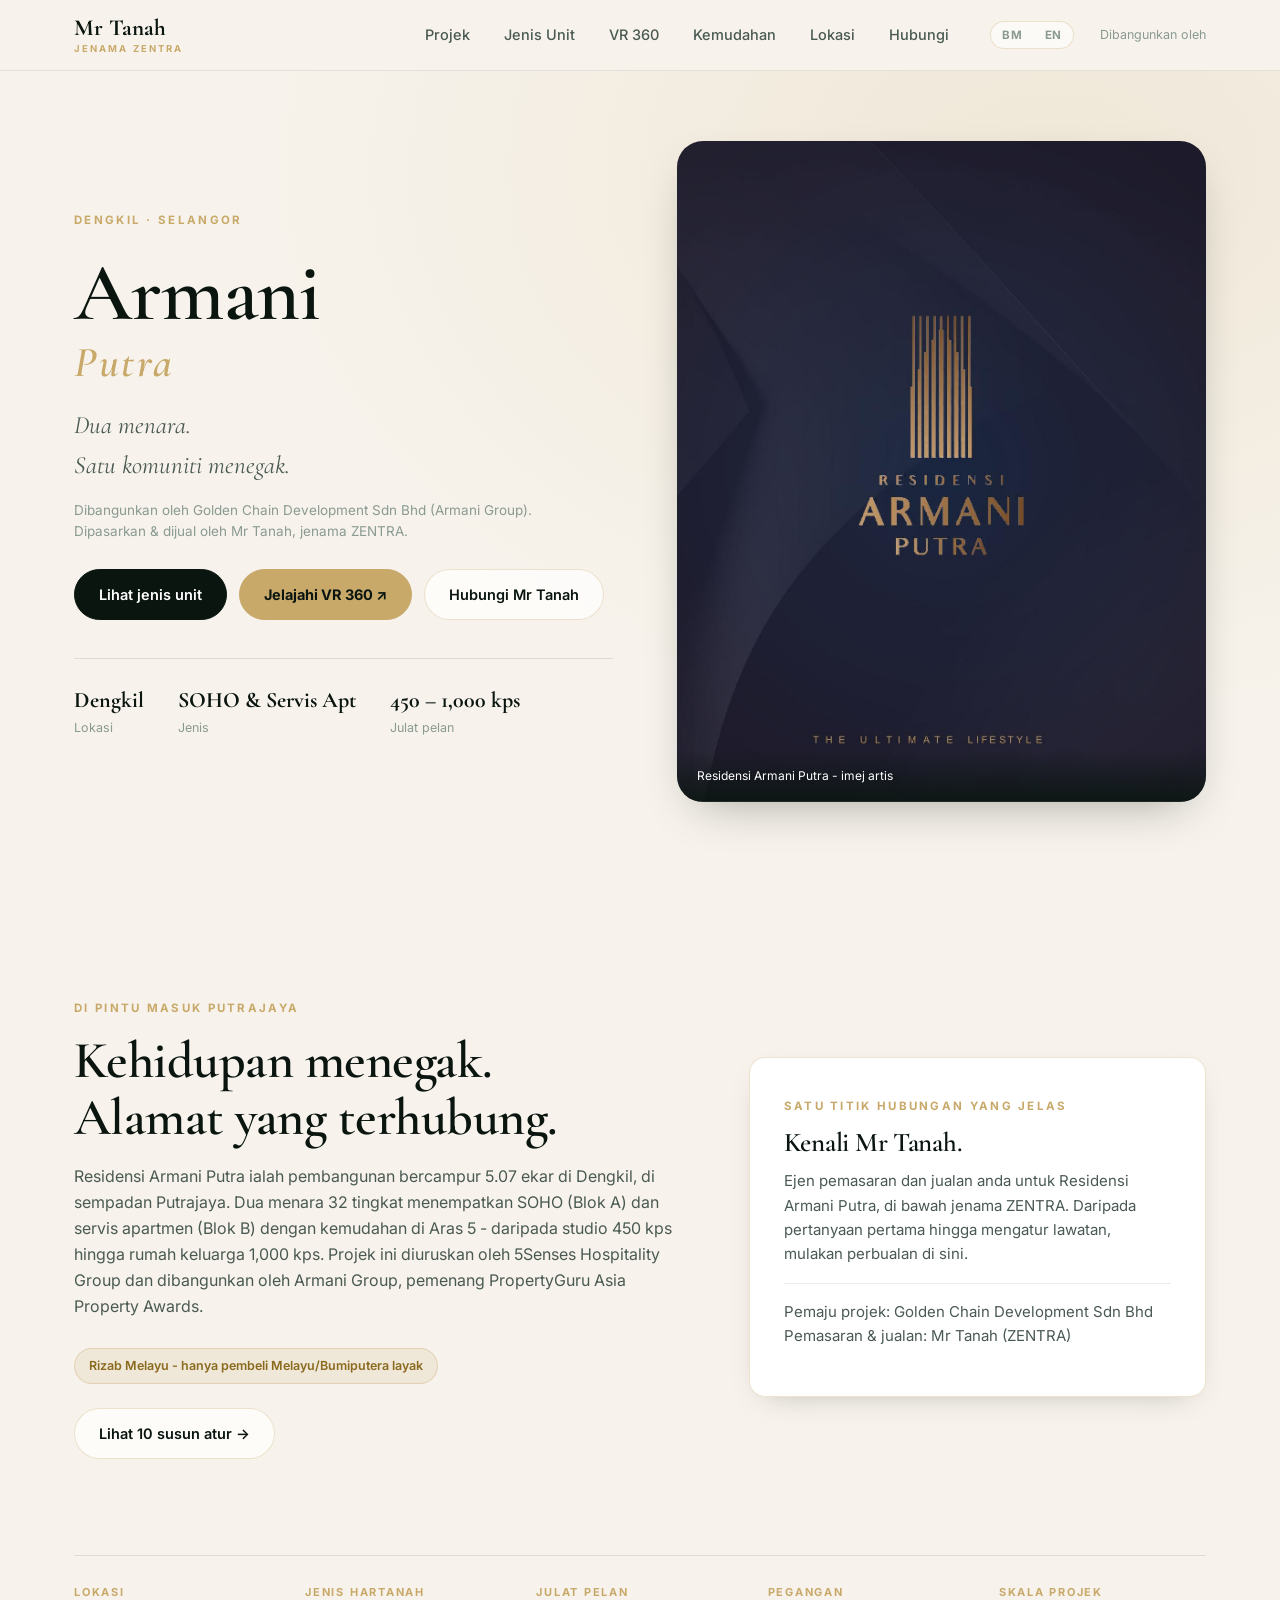
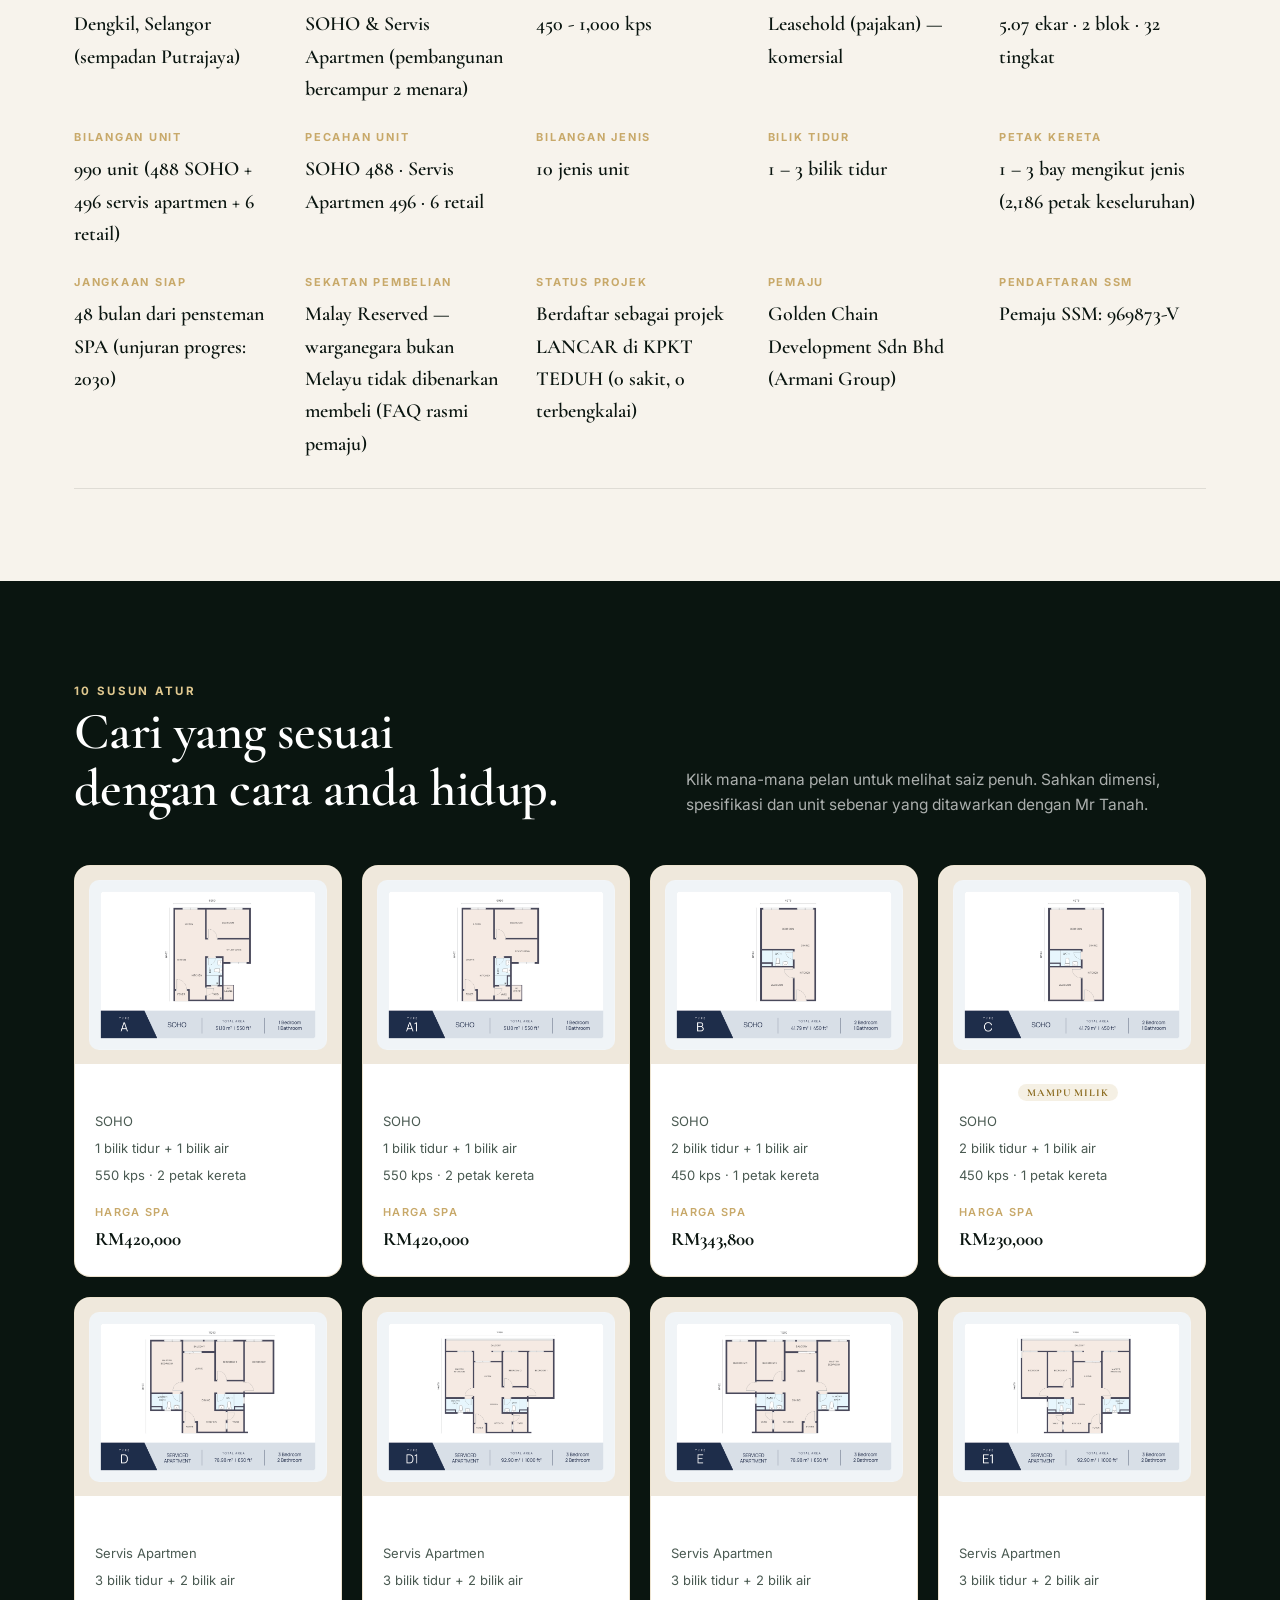
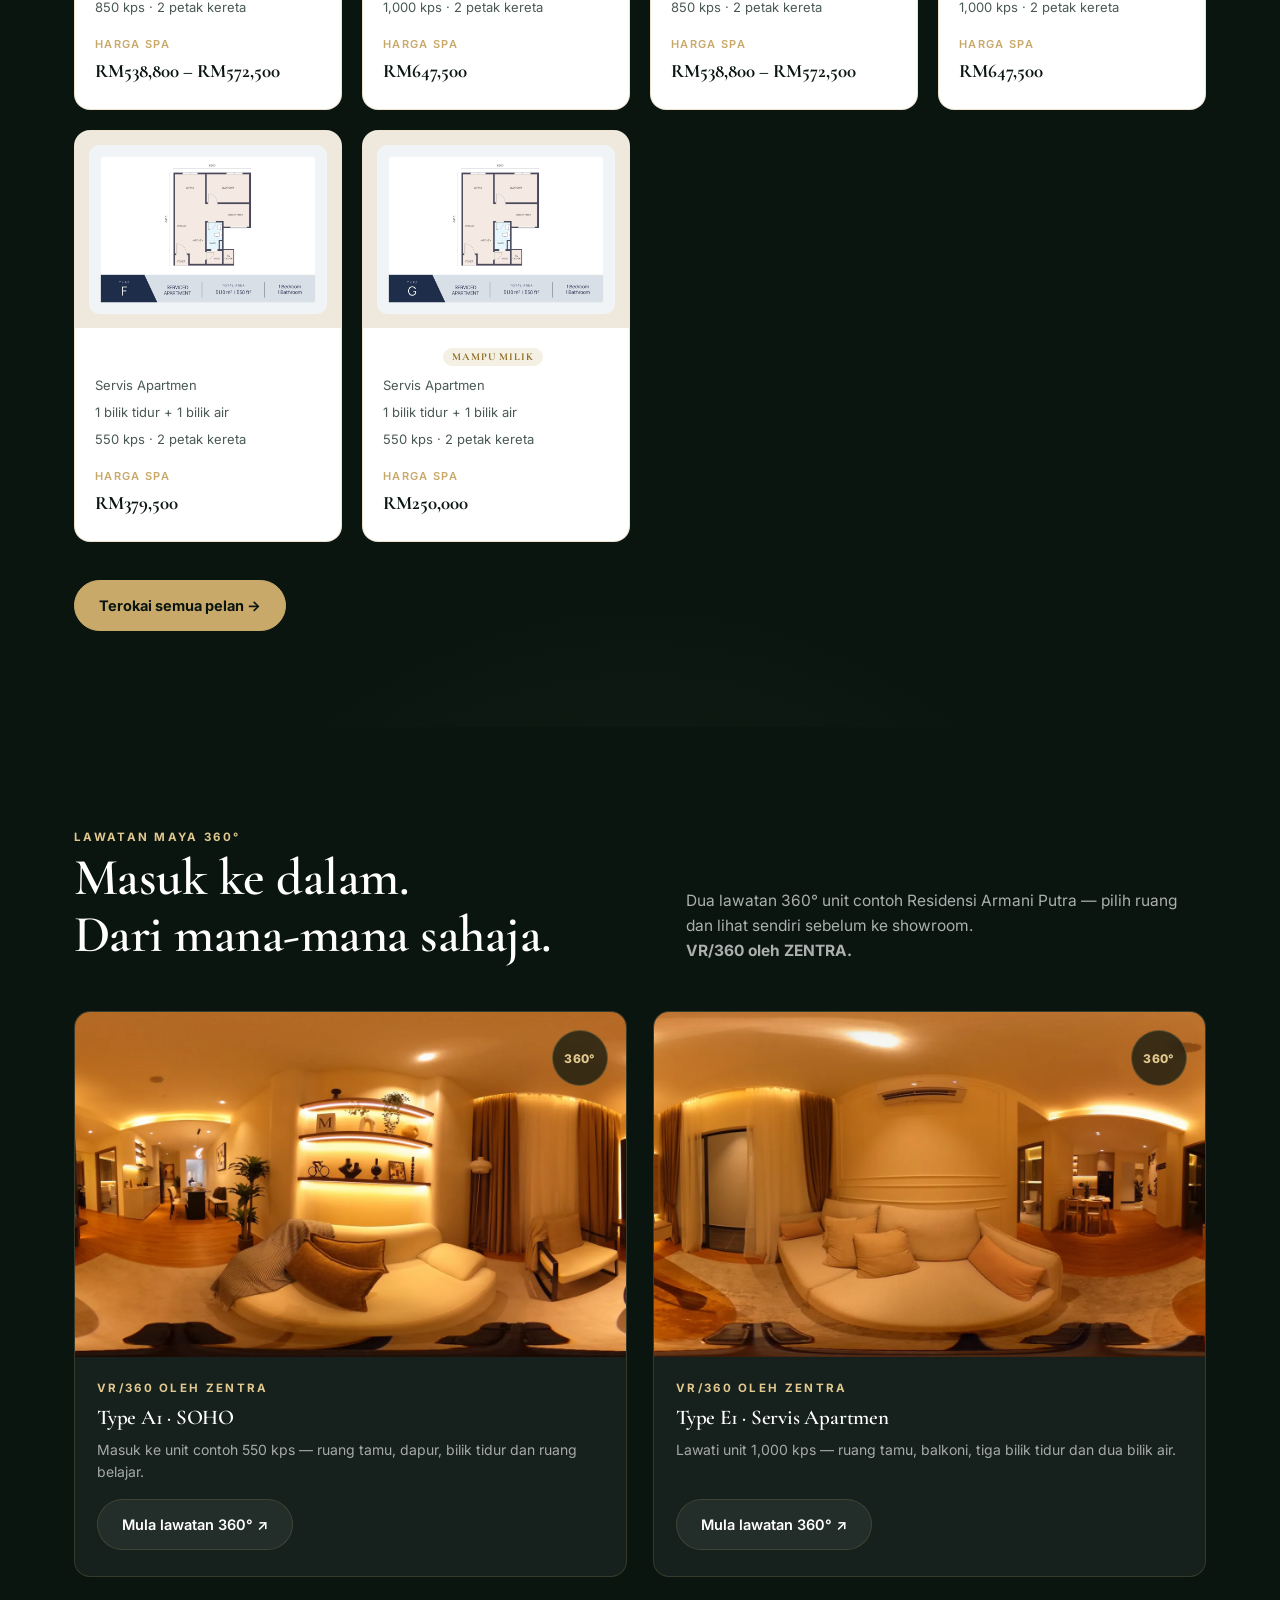
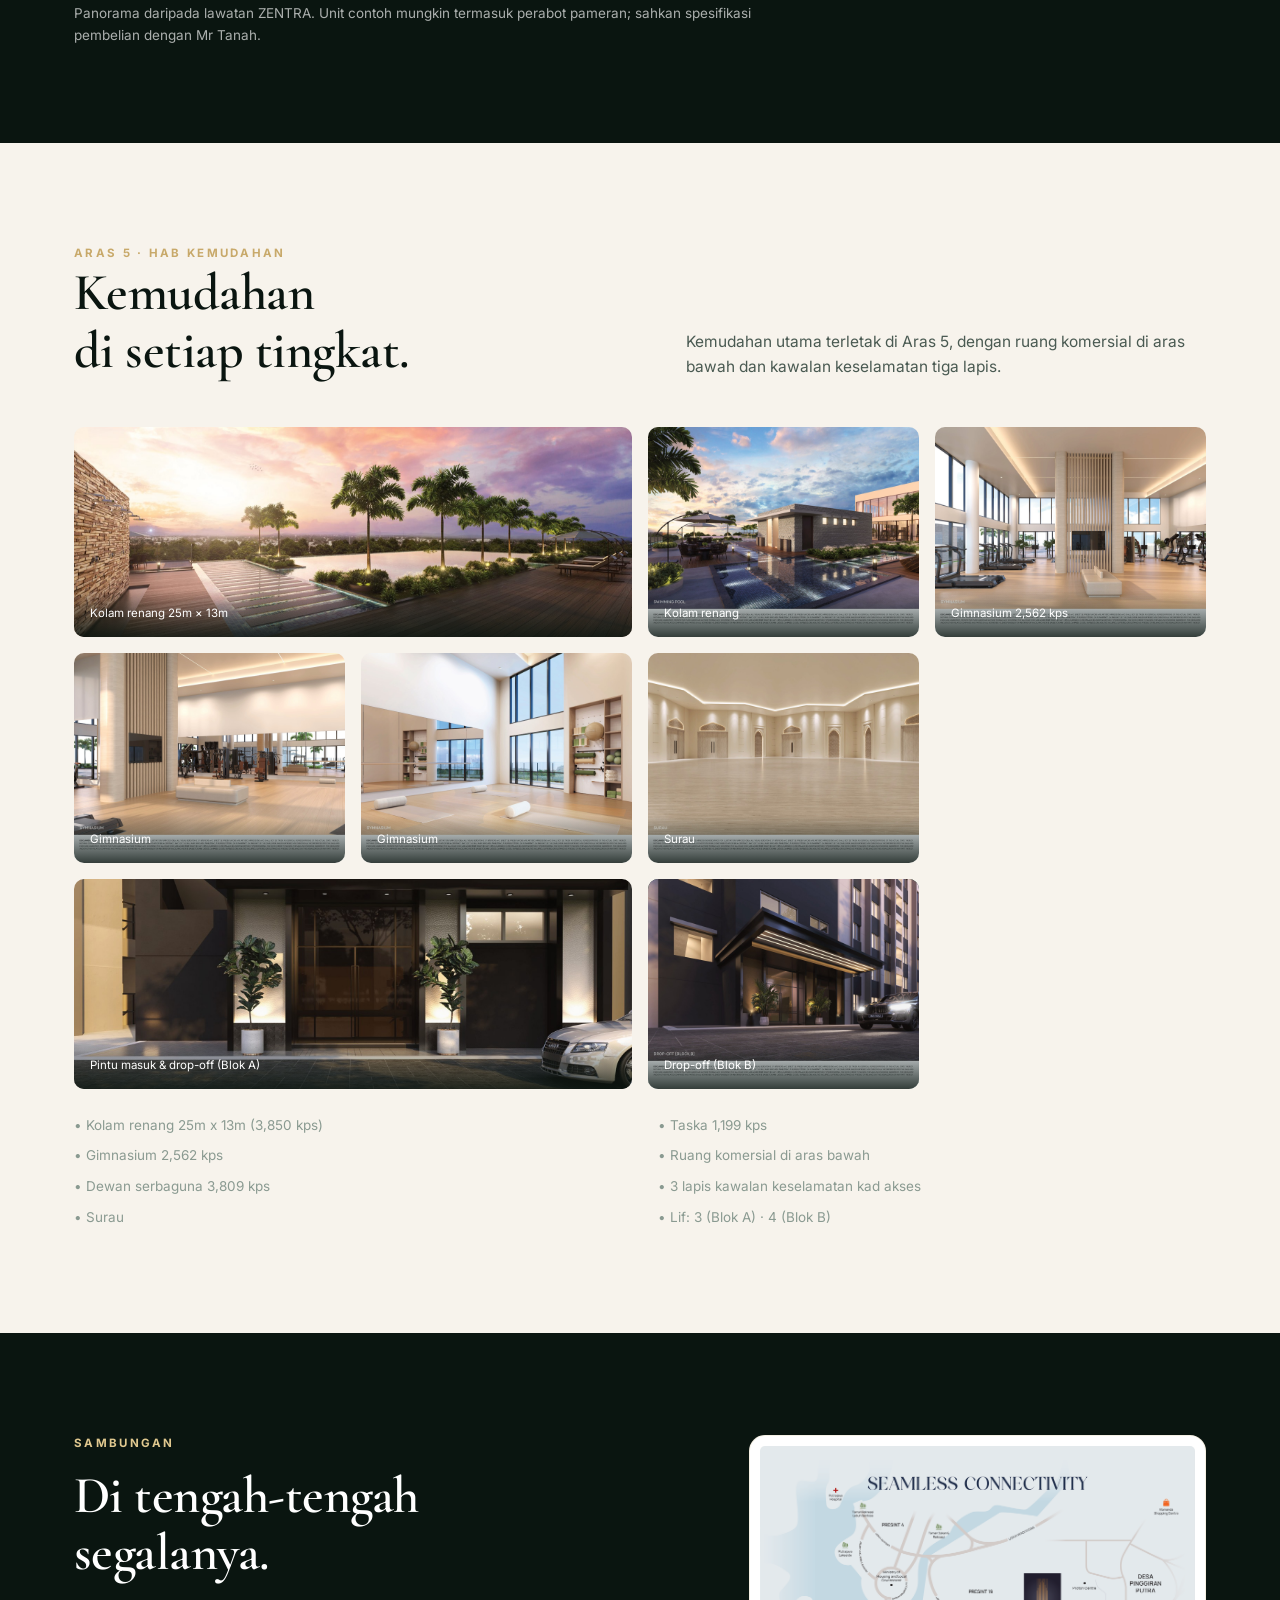
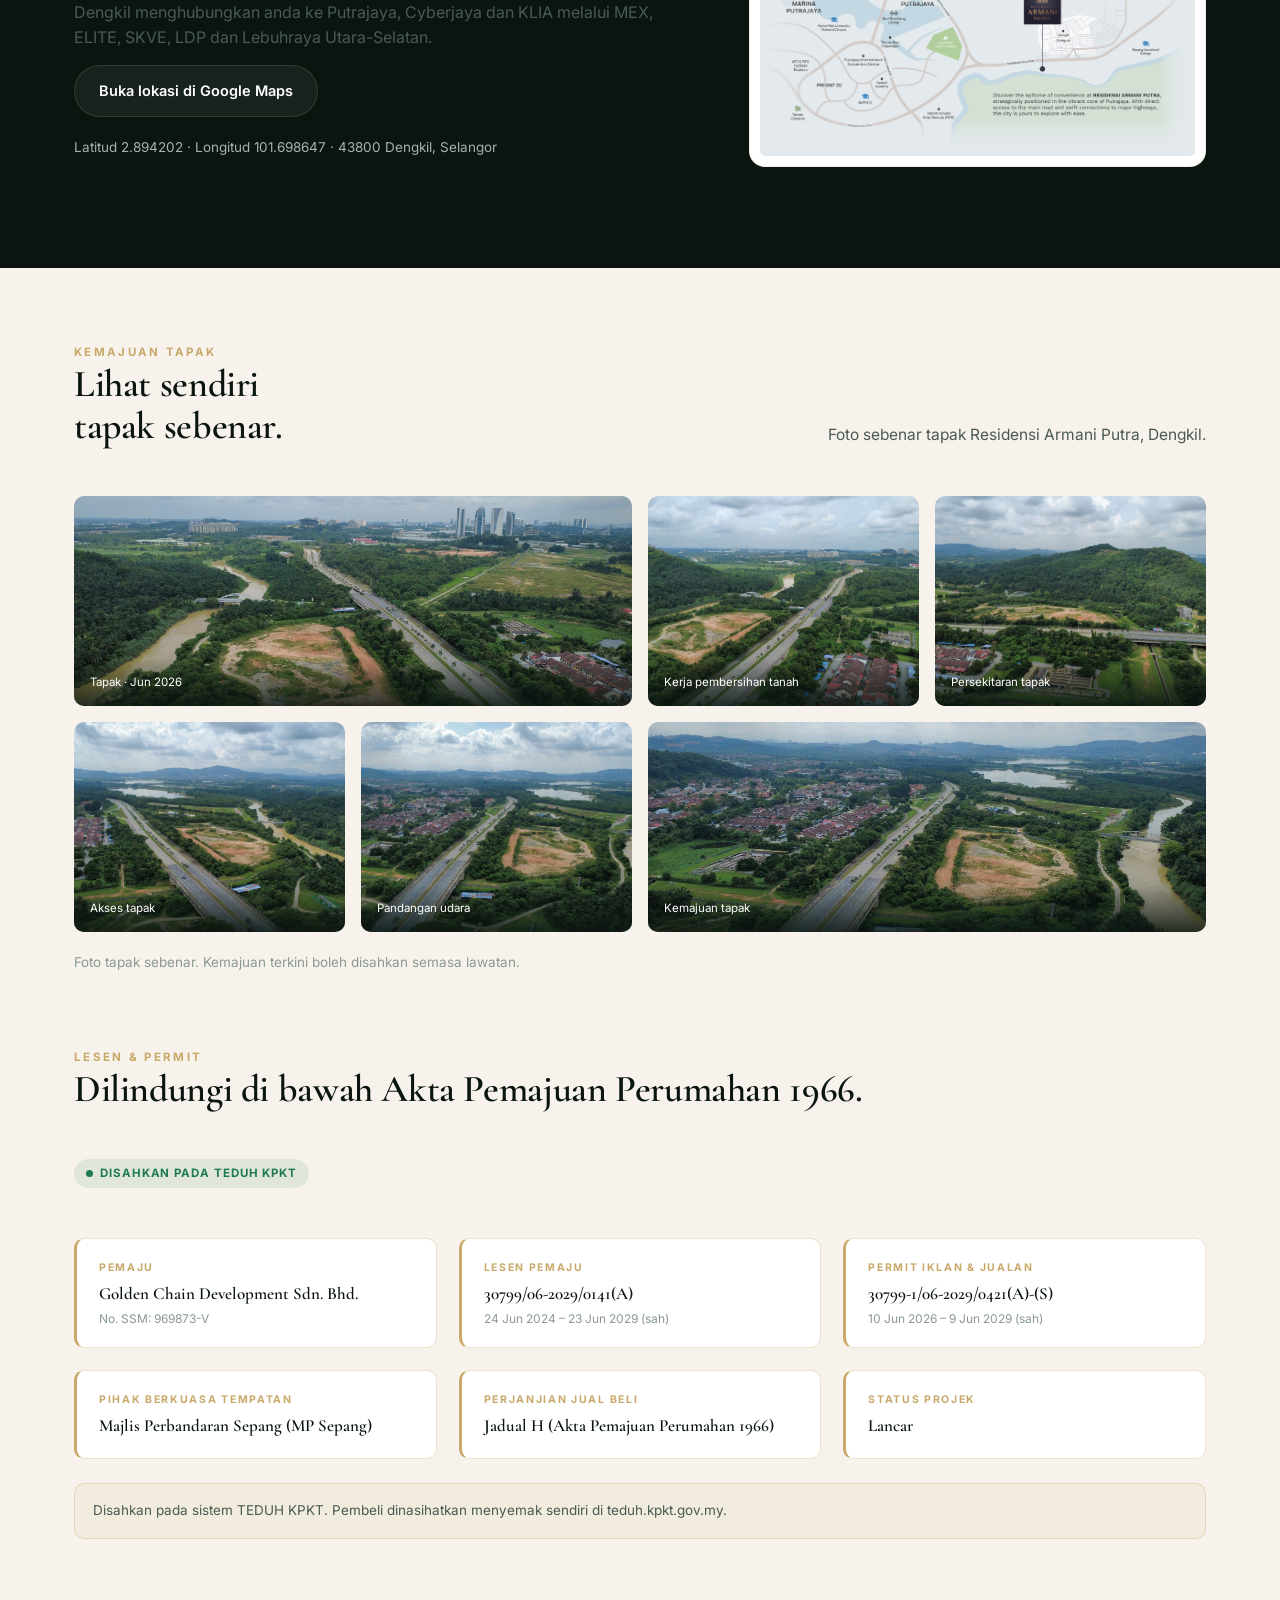
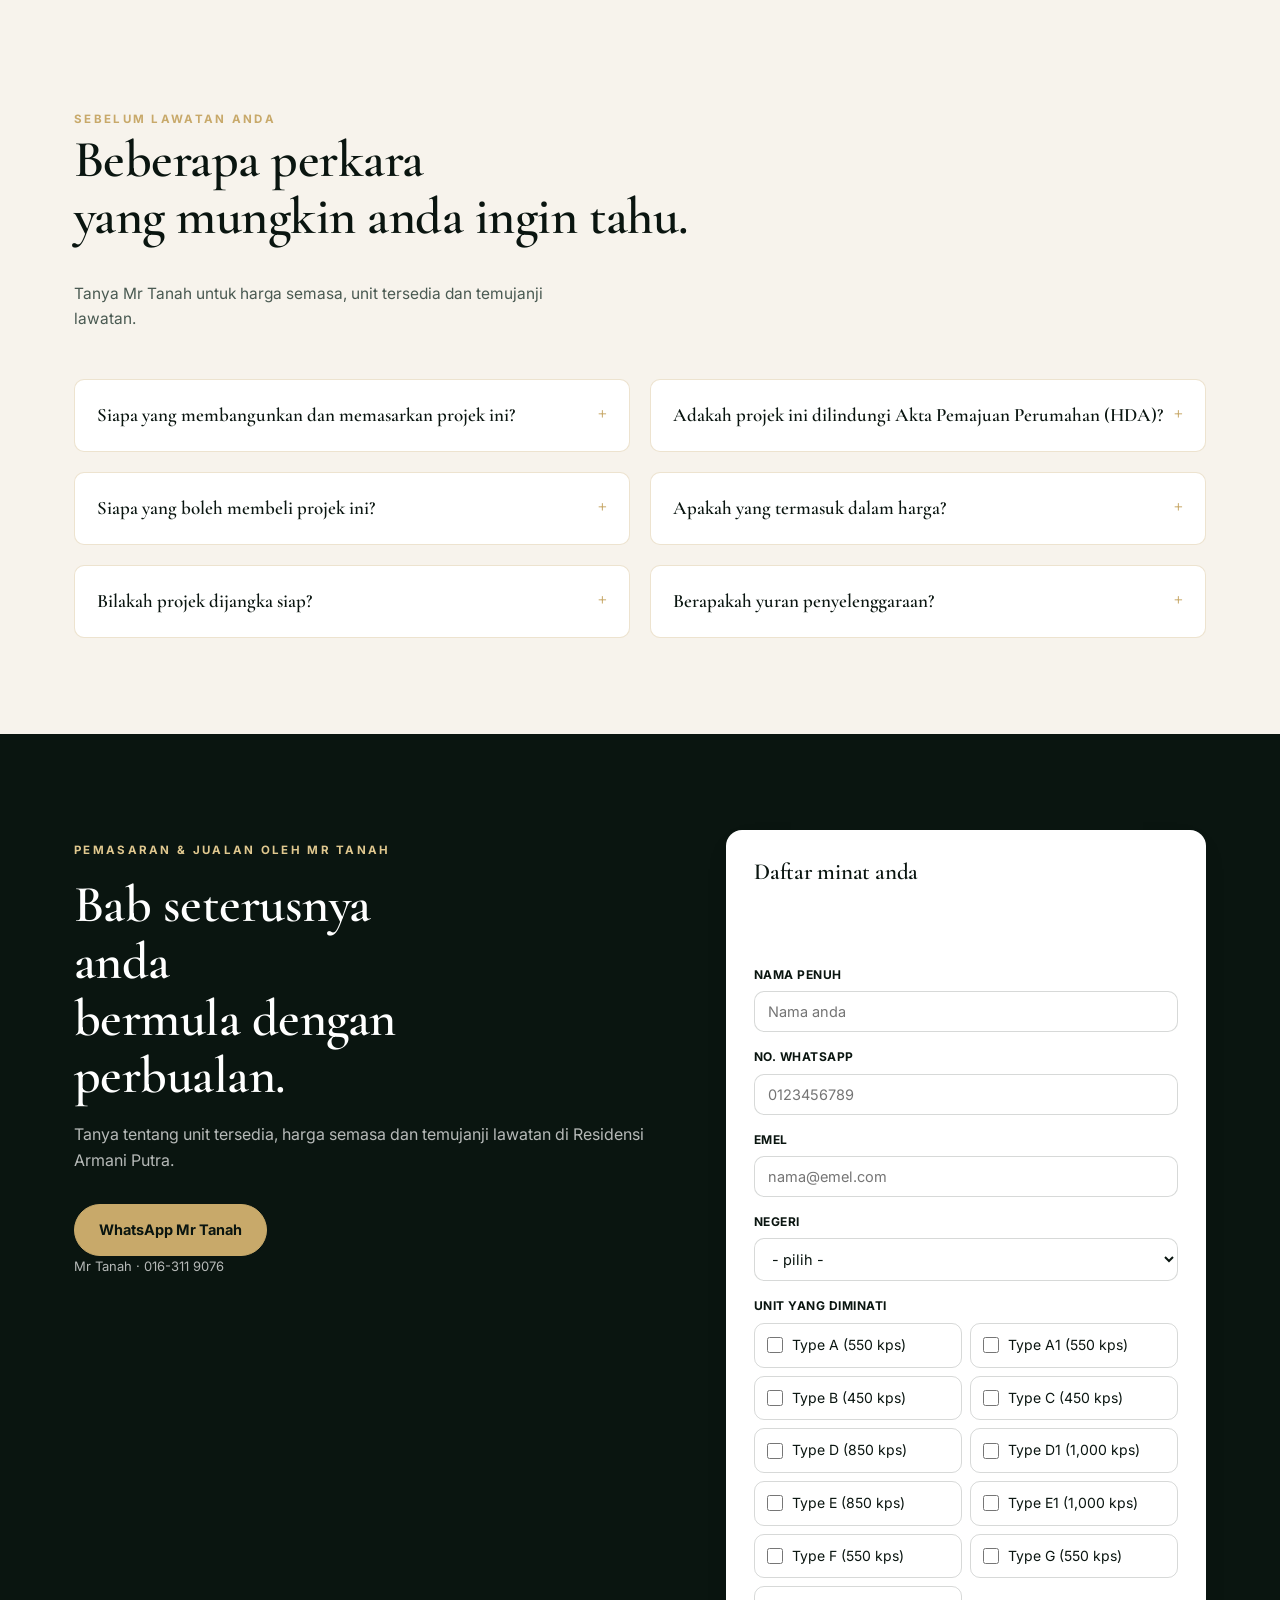
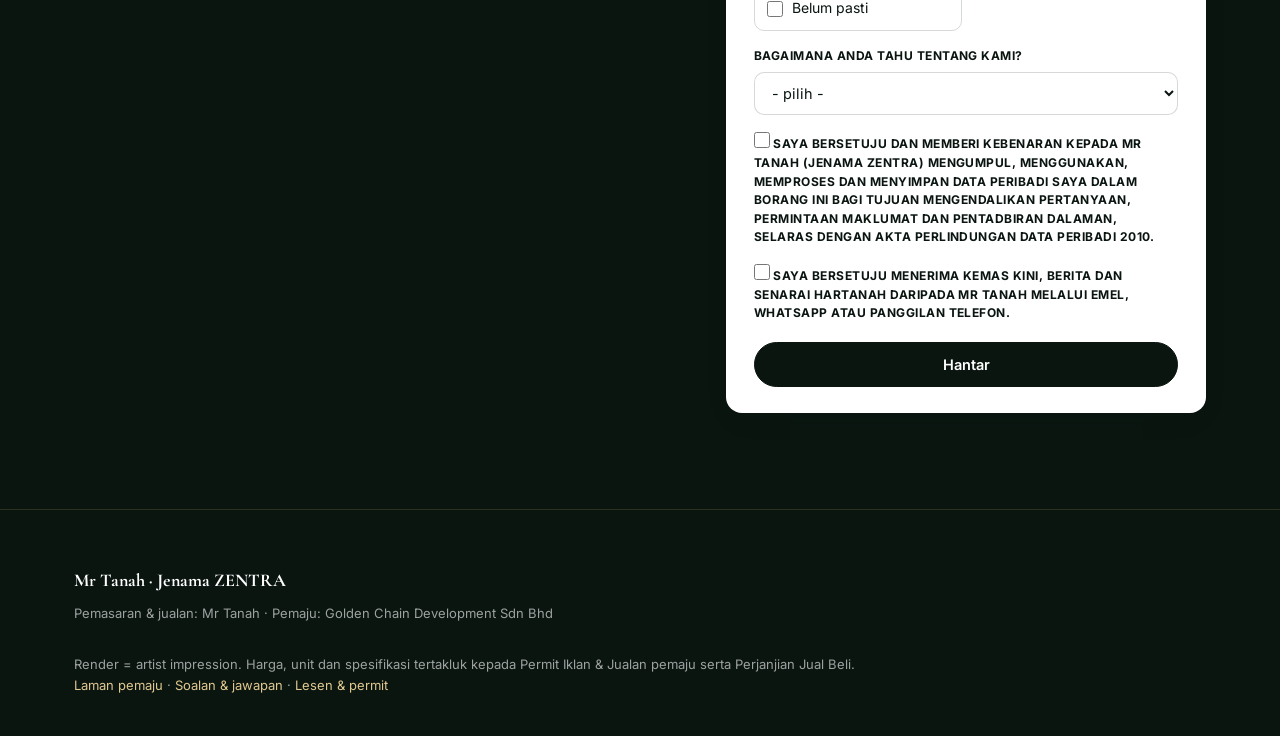
<file: index.html>
<!DOCTYPE html>
<html lang="ms-MY">
<head>
<meta charset="UTF-8">
<meta name="viewport" content="width=device-width,initial-scale=1">
<title>Residensi Armani Putra, Dengkil | Mr Tanah · Jenama ZENTRA</title>
<meta name="description" content="Residensi Armani Putra di Dengkil, Selangor — SOHO &amp; servis apartmen 450–1,000 kps oleh Golden Chain Development (Armani Group). Dipasarkan oleh Mr Tanah, jenama ZENTRA.">
<meta name="robots" content="noindex,nofollow">
<meta name="theme-color" content="#0A1510">
<link rel="canonical" href="https://armani.project.zentrapropertygroup.com/">
<meta property="og:type" content="website">
<meta property="og:site_name" content="Mr Tanah · A ZENTRA brand">
<meta property="og:locale" content="ms_MY">
<meta property="og:title" content="Residensi Armani Putra, Dengkil | Mr Tanah">
<meta property="og:description" content="SOHO &amp; servis apartmen 450–1,000 kps di Dengkil, di pintu masuk Putrajaya. Dipasarkan oleh Mr Tanah, jenama ZENTRA.">
<meta property="og:url" content="https://armani.project.zentrapropertygroup.com/">
<meta property="og:image" content="https://armani.project.zentrapropertygroup.com/assets/img/hero-day.jpg">
<meta name="twitter:card" content="summary_large_image">
<link rel="icon" href="data:image/svg+xml,<svg xmlns='http://www.w3.org/2000/svg' viewBox='0 0 100 100'><rect width='100' height='100' rx='22' fill='%230A1510'/><text x='50' y='70' font-size='58' font-family='Georgia,serif' fill='%23C8A96A' text-anchor='middle'>A</text></svg>">
<link rel="preconnect" href="https://fonts.googleapis.com">
<link rel="preconnect" href="https://fonts.gstatic.com" crossorigin>
<link href="https://fonts.googleapis.com/css2?family=Cormorant+Garamond:ital,wght@0,400;0,600;0,700;1,400;1,600&family=Inter:wght@400;500;600;700;800&display=swap" rel="stylesheet">
<link rel="preload" as="image" href="assets/img/hero-day.jpg">
<link rel="stylesheet" href="assets/style.css?v=arm1">
</head>
<body data-page="home">
<a class="skip" href="#main" data-i18n="skip">Langkau ke kandungan</a>

<header class="header">
  <div class="wrap">
    <a class="brand" href="index.html">Mr Tanah<small data-i18n="brandParent">JENAMA ZENTRA</small></a>
    <nav aria-label="Navigasi utama">
      <a href="#about" data-i18n="navProject">Projek</a>
      <a href="#types" data-i18n="navTypes">Jenis Unit</a>
      <a href="#vr" data-i18n="navVr">VR 360</a>
      <a href="#facilities" data-i18n="navFac">Kemudahan</a>
      <a href="#location" data-i18n="navLoc">Lokasi</a>
      <a href="#enquire" data-i18n="navEnquire">Hubungi</a>
    </nav>
    <div class="lang" role="group" aria-label="Language">
      <button type="button" data-lang="bm" aria-pressed="true">BM</button>
      <button type="button" data-lang="en" aria-pressed="false">EN</button>
    </div>
    <span class="developer" data-i18n="developedBy">Dibangunkan oleh <b>Golden Chain Development</b></span>
    <button class="menu-btn" aria-label="Menu" aria-expanded="false">☰</button>
  </div>
</header>

<main id="main">

  <!-- HERO -->
  <section class="hero">
    <div class="wrap">
      <div class="hero-copy">
        <span class="eyebrow" data-i18n="heroEyebrow">Dengkil · Selangor</span>
        <h1>Armani <span>Putra</span></h1>
        <p class="lead" data-i18n="heroLead">Dua menara.<br>Satu komuniti menegak.</p>
        <p class="small" data-i18n="heroSmall">Dibangunkan oleh Golden Chain Development Sdn Bhd (Armani Group).<br>Dipasarkan &amp; dijual oleh Mr Tanah, jenama ZENTRA.</p>
        <div class="actions">
          <a class="btn primary" href="#types" data-i18n="heroBtnTypes">Lihat jenis unit →</a>
          <a class="btn gold" href="#vr" data-i18n="heroBtnVr">Jelajahi VR 360 ↗</a>
          <a class="btn contact" href="#enquire" data-i18n="heroBtnEnq">Hubungi Mr Tanah</a>
        </div>
        <div class="stats" id="stats"></div>
      </div>
      <div class="hero-photo">
        <img src="assets/img/hero-day.jpg" alt="Residensi Armani Putra, Dengkil — imej artis dua menara" fetchpriority="high" width="1920" height="1080">
        <span class="caption" data-i18n="heroCaption">Residensi Armani Putra · imej artis</span>
      </div>
    </div>
  </section>

  <!-- ABOUT -->
  <section class="section" id="about">
    <div class="wrap split">
      <div class="reveal">
        <span class="eyebrow" data-i18n="aboutEyebrow">Di pintu masuk Putrajaya</span>
        <h2 data-i18n="aboutHead">Kehidupan menegak.<br>Alamat yang terhubung.</h2>
        <p data-i18n="aboutBody">Residensi Armani Putra ialah pembangunan bercampur 5.07 ekar di Dengkil, di sempadan Putrajaya. Dua menara 32 tingkat menempatkan SOHO (Blok A) dan servis apartmen (Blok B) dengan kemudahan di Aras 5 — daripada studio 450 kps hingga rumah keluarga 1,000 kps. Projek ini diuruskan oleh 5Senses Hospitality Group dan dibangunkan oleh Armani Group, pemenang PropertyGuru Asia Property Awards.</p>
        <span class="reserved" data-i18n="malayReserved">Rizab Melayu — hanya pembeli Melayu/Bumiputera layak</span>
        <div class="actions" style="margin-top:24px">
          <a class="btn" href="#types" data-i18n="aboutBtn">Lihat 10 susun atur →</a>
        </div>
      </div>
      <div class="panel reveal">
        <span class="eyebrow" data-i18n="agentEyebrow">Satu titik hubungan yang jelas</span>
        <h3 data-i18n="agentHead">Kenali Mr Tanah.</h3>
        <p data-i18n="agentBody">Ejen pemasaran dan jualan anda untuk Residensi Armani Putra, di bawah jenama ZENTRA. Daripada pertanyaan pertama hingga mengatur lawatan, mulakan perbualan di sini.</p>
        <p class="small" data-i18n="agentSmall">Pemaju projek: Golden Chain Development Sdn Bhd<br>Pemasaran &amp; jualan: Mr Tanah (ZENTRA)</p>
      </div>
    </div>
  </section>

  <!-- FACTS -->
  <section class="section tight" style="padding-top:0">
    <div class="wrap">
      <dl class="details" id="facts"></dl>
    </div>
  </section>

  <!-- TYPES -->
  <section class="section dark glow" id="types">
    <div class="wrap">
      <div class="section-head">
        <div>
          <span class="eyebrow" data-i18n="typesEyebrow">10 susun atur</span>
          <h2 data-i18n="typesHead">Cari yang sesuai<br>dengan cara anda hidup.</h2>
        </div>
        <p data-i18n="typesIntro">Klik mana-mana pelan untuk melihat saiz penuh. Sahkan dimensi, spesifikasi dan unit sebenar yang ditawarkan dengan Mr Tanah.</p>
      </div>
      <div class="type-strip" id="type-cards"></div>
      <div class="actions" style="margin-top:38px">
        <a class="btn gold" href="project.html" data-i18n="typesAllBtn">Terokai semua pelan →</a>
      </div>
    </div>
  </section>

  <!-- VR 360 -->
  <section class="section dark" id="vr">
    <div class="wrap">
      <div class="section-head">
        <div>
          <span class="eyebrow" data-i18n="vrEyebrow">Lawatan maya 360°</span>
          <h2 data-i18n="vrHead">Masuk ke dalam.<br>Dari mana-mana sahaja.</h2>
        </div>
        <p><span data-i18n="vrIntro">Dua lawatan 360° unit contoh Residensi Armani Putra.</span><br><strong data-i18n="vrCredit">VR/360 oleh ZENTRA.</strong></p>
      </div>
      <div class="cards" id="tour-cards"></div>
      <noscript>
        <p class="small" style="margin-top:20px">
          <span data-i18n="noscript">Buka lawatan maya ZENTRA:</span>
          <a href="https://vr3d.zentrapropertygroup.com/tour.html?id=armani-a1">Type A1 (SOHO)</a> ·
          <a href="https://vr3d.zentrapropertygroup.com/tour.html?id=armani-e1">Type E1 (Servis Apartmen)</a>.
        </p>
      </noscript>
      <p class="small vr-note" data-i18n="vrNote">Panorama daripada lawatan ZENTRA. Unit contoh mungkin termasuk perabot pameran; sahkan spesifikasi pembelian dengan Mr Tanah.</p>
    </div>
  </section>

  <!-- FACILITIES -->
  <section class="section" id="facilities">
    <div class="wrap">
      <div class="section-head">
        <div>
          <span class="eyebrow" data-i18n="facEyebrow">Aras 5 · hab kemudahan</span>
          <h2 data-i18n="facHead">Kemudahan<br>di setiap tingkat.</h2>
        </div>
        <p data-i18n="facIntro">Kemudahan utama terletak di Aras 5, dengan ruang komersial di aras bawah dan kawalan keselamatan tiga lapis.</p>
      </div>
      <div class="gallery">
        <figure class="wide"><img src="assets/img/fac-pool-1.jpg" alt="Kolam renang Residensi Armani Putra" loading="lazy"><figcaption data-i18n="facPool">Kolam renang 25m × 13m</figcaption></figure>
        <figure><img src="assets/img/fac-pool-2.jpg" alt="Kolam renang, sudut kedua" loading="lazy"><figcaption data-i18n="facPool2">Kolam renang</figcaption></figure>
        <figure><img src="assets/img/fac-gym-1.jpg" alt="Gimnasium" loading="lazy"><figcaption data-i18n="facGym">Gimnasium 2,562 kps</figcaption></figure>
        <figure><img src="assets/img/fac-gym-2.jpg" alt="Gimnasium, ruang kedua" loading="lazy"><figcaption data-i18n="facGym2">Gimnasium</figcaption></figure>
        <figure><img src="assets/img/fac-gym-3.jpg" alt="Gimnasium, ruang ketiga" loading="lazy"><figcaption data-i18n="facGym3">Gimnasium</figcaption></figure>
        <figure><img src="assets/img/fac-surau.jpg" alt="Surau" loading="lazy"><figcaption data-i18n="facSurau">Surau</figcaption></figure>
        <figure class="wide"><img src="assets/img/fac-dropoff-a.jpg" alt="Pintu masuk dan drop-off Blok A" loading="lazy"><figcaption data-i18n="facDropA">Pintu masuk &amp; drop-off (Blok A)</figcaption></figure>
        <figure><img src="assets/img/fac-dropoff-b.jpg" alt="Pintu masuk dan drop-off Blok B" loading="lazy"><figcaption data-i18n="facDropB">Drop-off (Blok B)</figcaption></figure>
      </div>
      <ul class="small" id="fac-list" style="margin-top:26px;columns:2;column-gap:36px;list-style:none"></ul>
    </div>
  </section>

  <!-- LOCATION -->
  <section class="section dark" id="location">
    <div class="wrap split">
      <div class="reveal">
        <span class="eyebrow" data-i18n="locEyebrow">Sambungan</span>
        <h2 data-i18n="locHead">Di tengah-tengah<br>segalanya.</h2>
        <p data-i18n="locBody">Dengkil menghubungkan anda ke Putrajaya, Cyberjaya dan KLIA melalui MEX, ELITE, SKVE, LDP dan Lebuhraya Utara-Selatan.</p>
        <div class="actions">
          <a class="btn ghost-dark" id="map-link" href="#" target="_blank" rel="noopener noreferrer" data-i18n="locMap">Buka lokasi di Google Maps ↗</a>
        </div>
        <p class="small" style="margin-top:20px">Latitud 2.894202 · Longitud 101.698647 · 43800 Dengkil, Selangor</p>
      </div>
      <div class="reveal">
        <img src="assets/img/site-plan.png" alt="Pelan tapak Residensi Armani Putra" style="border-radius:var(--radius);border:1px solid var(--hair-dark);background:#fff;padding:10px">
      </div>
    </div>
  </section>

  <!-- SITE PHOTOS -->
  <section class="section tight">
    <div class="wrap">
      <div class="section-head">
        <div>
          <span class="eyebrow" data-i18n="siteEyebrow">Kemajuan tapak</span>
          <h2 style="font-size:clamp(26px,3.4vw,38px)" data-i18n="siteHead">Lihat sendiri tapak sebenar.</h2>
        </div>
        <p class="small" data-i18n="galCaption">Foto sebenar tapak Residensi Armani Putra, Dengkil.</p>
      </div>
      <div class="gallery">
        <figure class="wide"><img src="assets/img/site-1.jpg" alt="Foto udara tapak Residensi Armani Putra" loading="lazy"><figcaption data-i18n="siteCap1">Tapak · Jun 2026</figcaption></figure>
        <figure><img src="assets/img/site-2.jpg" alt="Foto udara tapak" loading="lazy"><figcaption data-i18n="siteCap2">Kerja pembersihan tanah</figcaption></figure>
        <figure><img src="assets/img/site-3.jpg" alt="Foto udara tapak" loading="lazy"><figcaption data-i18n="siteCap3">Persekitaran tapak</figcaption></figure>
        <figure><img src="assets/img/site-4.jpg" alt="Foto udara tapak" loading="lazy"><figcaption data-i18n="siteCap4">Akses tapak</figcaption></figure>
        <figure><img src="assets/img/site-5.jpg" alt="Foto udara tapak" loading="lazy"><figcaption data-i18n="siteCap5">Pandangan udara</figcaption></figure>
        <figure class="wide"><img src="assets/img/site-6.jpg" alt="Foto udara tapak" loading="lazy"><figcaption data-i18n="siteCap6">Kemajuan tapak</figcaption></figure>
      </div>
      <p class="small" style="margin-top:20px" data-i18n="siteNote">Foto tapak sebenar. Kemajuan terkini boleh disahkan semasa lawatan.</p>
    </div>
  </section>

  <!-- PERMIT -->
  <section class="section tight" id="permit" style="padding-top:0">
    <div class="wrap">
      <div class="section-head">
        <div>
          <span class="eyebrow" data-i18n="permitHead">Lesen &amp; permit</span>
          <h2 style="font-size:clamp(26px,3.4vw,38px)" data-i18n="permitTitle">Dilindungi di bawah Akta Pemajuan Perumahan 1966.</h2>
        </div>
      </div>
      <span class="permit-badge" data-i18n="permitVerified">Disahkan pada TEDUH KPKT</span>
      <dl class="permit" id="permit-cards"></dl>
      <p class="permit-note" data-i18n="permitNote">Disahkan pada sistem TEDUH KPKT. Pembeli dinasihatkan menyemak sendiri di teduh.kpkt.gov.my.</p>
    </div>
  </section>

  <!-- FAQ -->
  <section class="section" id="faq">
    <div class="wrap">
      <div class="section-head">
        <div>
          <span class="eyebrow" data-i18n="faqEyebrow">Sebelum lawatan anda</span>
          <h2 data-i18n="faqHead">Beberapa perkara<br>yang mungkin anda ingin tahu.</h2>
        </div>
        <p data-i18n="faqBody">Tanya Mr Tanah untuk harga semasa, unit tersedia dan temujanji lawatan.</p>
      </div>
      <div class="faq" id="faq-list"></div>
    </div>
  </section>

  <!-- ENQUIRE + FORM -->
  <section class="section dark enquire" id="enquire">
    <div class="wrap">
      <div class="enq-grid">
        <div class="enq-copy">
          <span class="eyebrow" data-i18n="enqEyebrow">Pemasaran &amp; jualan oleh Mr Tanah</span>
          <h2 data-i18n="enqHead">Bab seterusnya anda<br>bermula dengan perbualan.</h2>
          <p data-i18n="enqBody">Tanya tentang unit tersedia, harga semasa dan temujanji lawatan di Residensi Armani Putra.</p>
          <div class="actions">
            <a class="btn gold contact" href="#" data-i18n="enqBtn">WhatsApp Mr Tanah ↗</a>
          </div>
          <p class="wa-note">Mr Tanah · <span class="contact-display">016-311 9076</span></p>
        </div>

        <div class="enq-form-card">
          <h3 data-i18n="formHead">Daftar minat anda</h3>
          <p class="form-sub" data-i18n="formSub">Tinggalkan butiran — kami hubungi anda dengan maklumat unit dan aturan lawatan.</p>

          <form id="leadForm" novalidate>
            <div class="field">
              <label for="lf-nama" data-i18n="fNama">Nama penuh</label>
              <input id="lf-nama" name="nama" type="text" required autocomplete="name" maxlength="120"
                     data-i18n-ph="fNamaPh" placeholder="Nama anda">
              <span class="err" data-err="nama"></span>
            </div>

            <div class="field">
              <label for="lf-wa" data-i18n="fWa">No. WhatsApp</label>
              <input id="lf-wa" name="wa" type="tel" required autocomplete="tel" inputmode="tel" maxlength="20"
                     data-i18n-ph="fWaPh" placeholder="0123456789">
              <span class="err" data-err="wa"></span>
            </div>

            <div class="field">
              <label for="lf-emel" data-i18n="fEmel">Emel</label>
              <input id="lf-emel" name="emel" type="email" autocomplete="email" maxlength="160"
                     data-i18n-ph="fEmelPh" placeholder="nama@emel.com">
              <span class="err" data-err="emel"></span>
            </div>

            <div class="field">
              <label for="lf-negeri" data-i18n="fNegeri">Negeri</label>
              <select id="lf-negeri" name="negeri">
                <option value="" data-i18n="fPilih">— pilih —</option>
              </select>
              <span class="err" data-err="negeri"></span>
            </div>

            <fieldset class="field field-units">
              <legend data-i18n="fUnit">Unit yang diminati</legend>
              <div class="units" id="lf-units"></div>
              <span class="err" data-err="unit"></span>
            </fieldset>

            <div class="field">
              <label for="lf-sumber" data-i18n="fSumber">Bagaimana anda tahu tentang kami?</label>
              <select id="lf-sumber" name="sumber">
                <option value="" data-i18n="fPilih">— pilih —</option>
              </select>
              <span class="err" data-err="sumber"></span>
            </div>

            <div class="field field-check">
              <label class="chk">
                <input type="checkbox" id="lf-consent" name="consent" required>
                <span data-i18n="fConsent">Saya bersetuju dan memberi kebenaran kepada <b>Mr Tanah</b> (jenama ZENTRA) mengumpul, menggunakan, memproses dan menyimpan data peribadi saya dalam borang ini bagi tujuan mengendalikan pertanyaan, permintaan maklumat dan pentadbiran dalaman, selaras dengan <b>Akta Perlindungan Data Peribadi 2010</b>.</span>
              </label>
              <span class="err" data-err="consent"></span>
            </div>

            <div class="field field-check">
              <label class="chk">
                <input type="checkbox" id="lf-marketing" name="marketing">
                <span data-i18n="fMarketing">Saya bersetuju menerima kemas kini, berita dan senarai hartanah daripada Mr Tanah melalui emel, WhatsApp atau panggilan telefon.</span>
              </label>
            </div>

            <div class="hp" aria-hidden="true">
              <label>Website<input type="text" name="website" tabindex="-1" autocomplete="off"></label>
            </div>

            <button class="btn primary submit" type="submit" data-i18n="fHantar">Hantar</button>
            <p class="form-status" id="lf-status" role="status" aria-live="polite"></p>
          </form>
        </div>
      </div>
    </div>
  </section>

</main>

<footer>
  <div class="wrap">
    <div>
      <strong data-i18n="footBrand">Mr Tanah · Jenama ZENTRA</strong>
      <span data-i18n="footRoles">Pemasaran &amp; jualan: Mr Tanah · Pemaju: Golden Chain Development Sdn Bhd</span>
    </div>
    <div>
      <span data-i18n="footNote">Maklumat projek tertakluk kepada pengesahan pemaju.</span><br>
      <a href="https://www.residenarmaniputra.com/" target="_blank" rel="noopener noreferrer" data-i18n="footSrc">Laman pemaju ↗</a> ·
      <a href="#faq" data-i18n="footFaq">Soalan &amp; jawapan</a> ·
      <a href="#permit" data-i18n="footPermit">Lesen &amp; permit</a>
    </div>
  </div>
</footer>

<div class="mobile-bar">
  <a href="#types" data-i18n="mobTypes">Jenis unit</a>
  <a href="#vr" data-i18n="mobVr">Jelajahi VR 360</a>
  <a href="#enquire" class="contact" data-i18n="mobEnq">Hubungi Mr Tanah</a>
</div>

<dialog id="tour-dialog" aria-labelledby="tour-title">
  <div class="modal-head" style="background:var(--forest)">
    <h2 id="tour-title" data-i18n="vrDialogTitle">Lawatan maya</h2>
    <button class="close" aria-label="Close" data-i18n-aria="vrDialogClose">×</button>
  </div>
  <div class="tour-switch" role="group" aria-label="Pilih lawatan maya"></div>
  <div class="frame"></div>
  <div class="modal-foot" style="background:var(--forest)">
    <span data-i18n="vrDialogFoot">VR/360 oleh ZENTRA · Seret untuk melihat sekeliling</span>
    <a id="tour-external" target="_blank" rel="noopener noreferrer" data-i18n="vrDialogOpen">Buka lawatan dalam tab baharu ↗</a>
  </div>
</dialog>

<dialog id="plan-dialog" aria-labelledby="plan-title">
  <div class="modal-head" style="background:var(--forest)">
    <h2 id="plan-title" data-i18n="dialogTitle">Pelan lantai</h2>
    <button class="close" aria-label="Close" data-i18n-aria="dialogClose">×</button>
  </div>
  <img id="plan-img" alt="">
  <div class="modal-foot" style="background:var(--forest)">
    <span data-i18n="dialogFoot">Klik di luar untuk menutup</span>
    <a id="plan-external" target="_blank" rel="noopener noreferrer" data-i18n="dialogOpen">Buka pelan dalam tab baharu ↗</a>
  </div>
</dialog>

<script defer src="data/project.js?v=arm1"></script>
<script defer src="assets/app.js?v=arm1"></script>
</body>
</html>
</file>
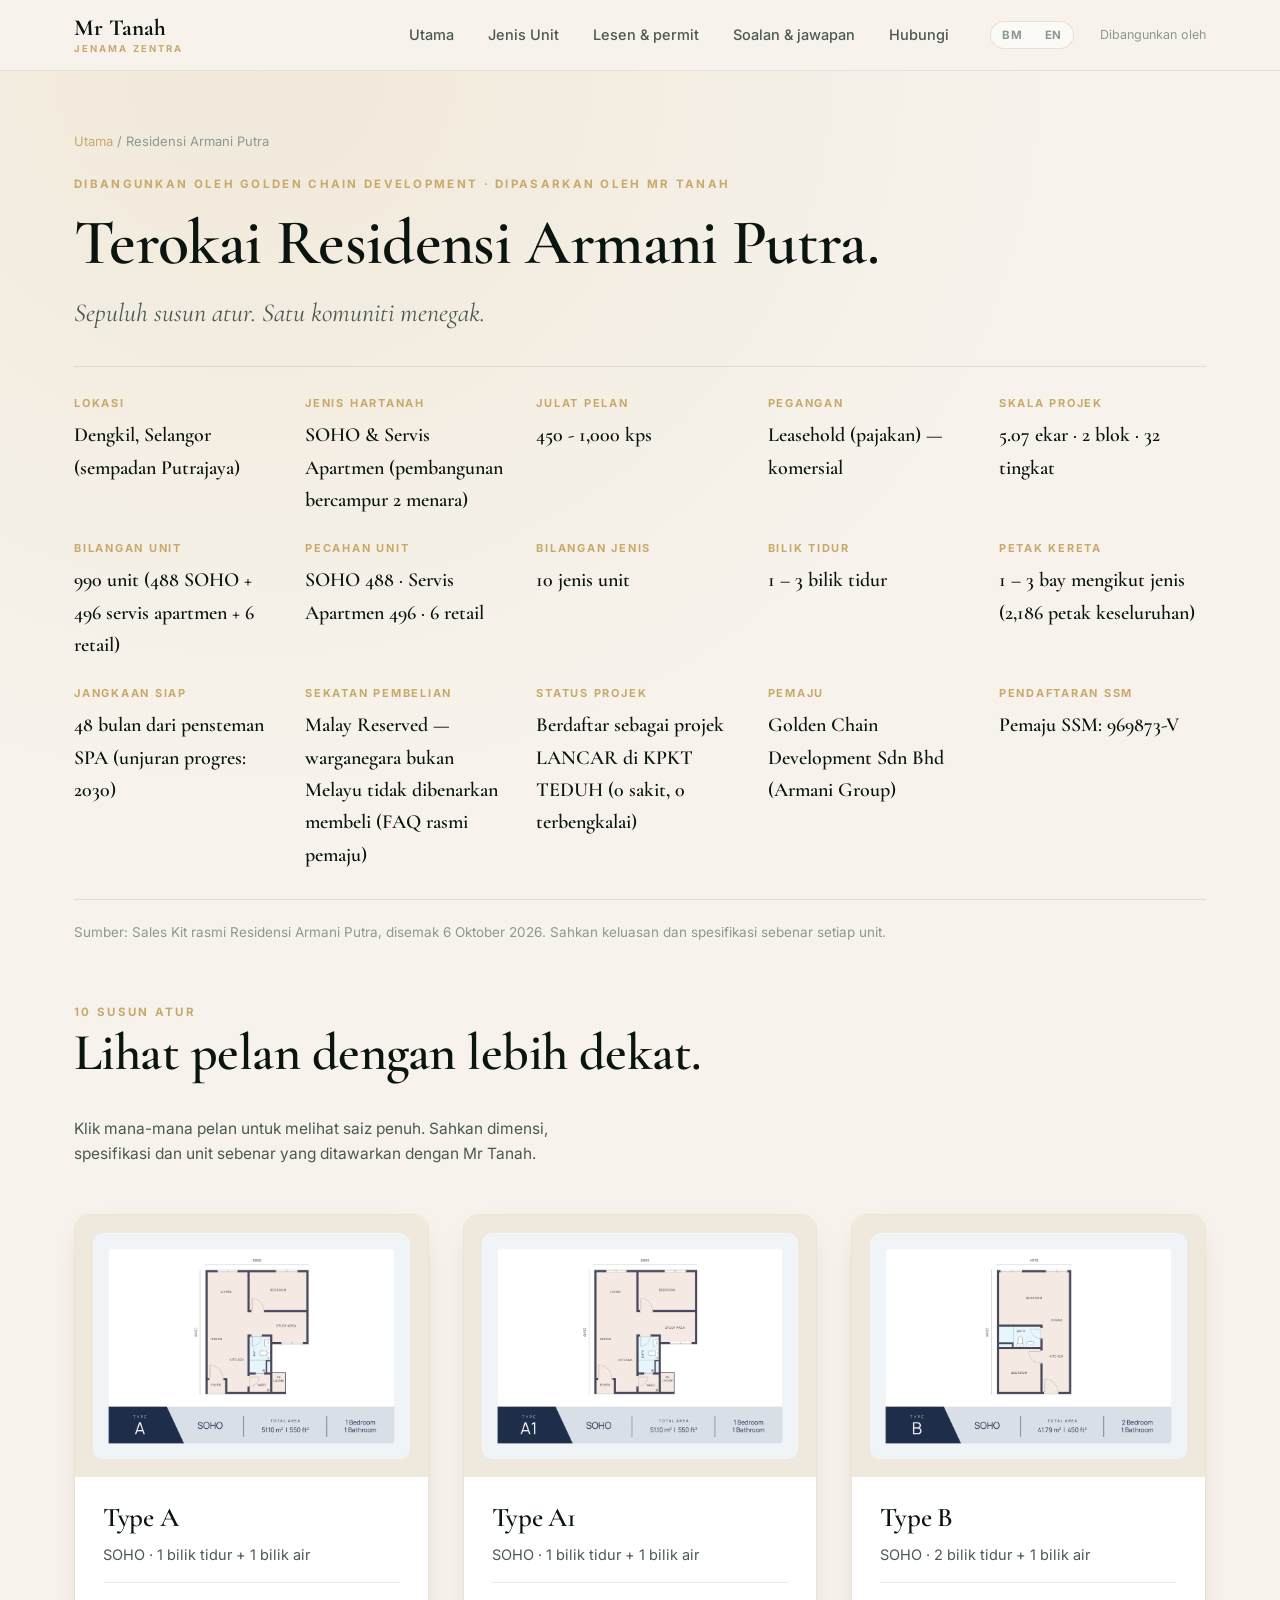
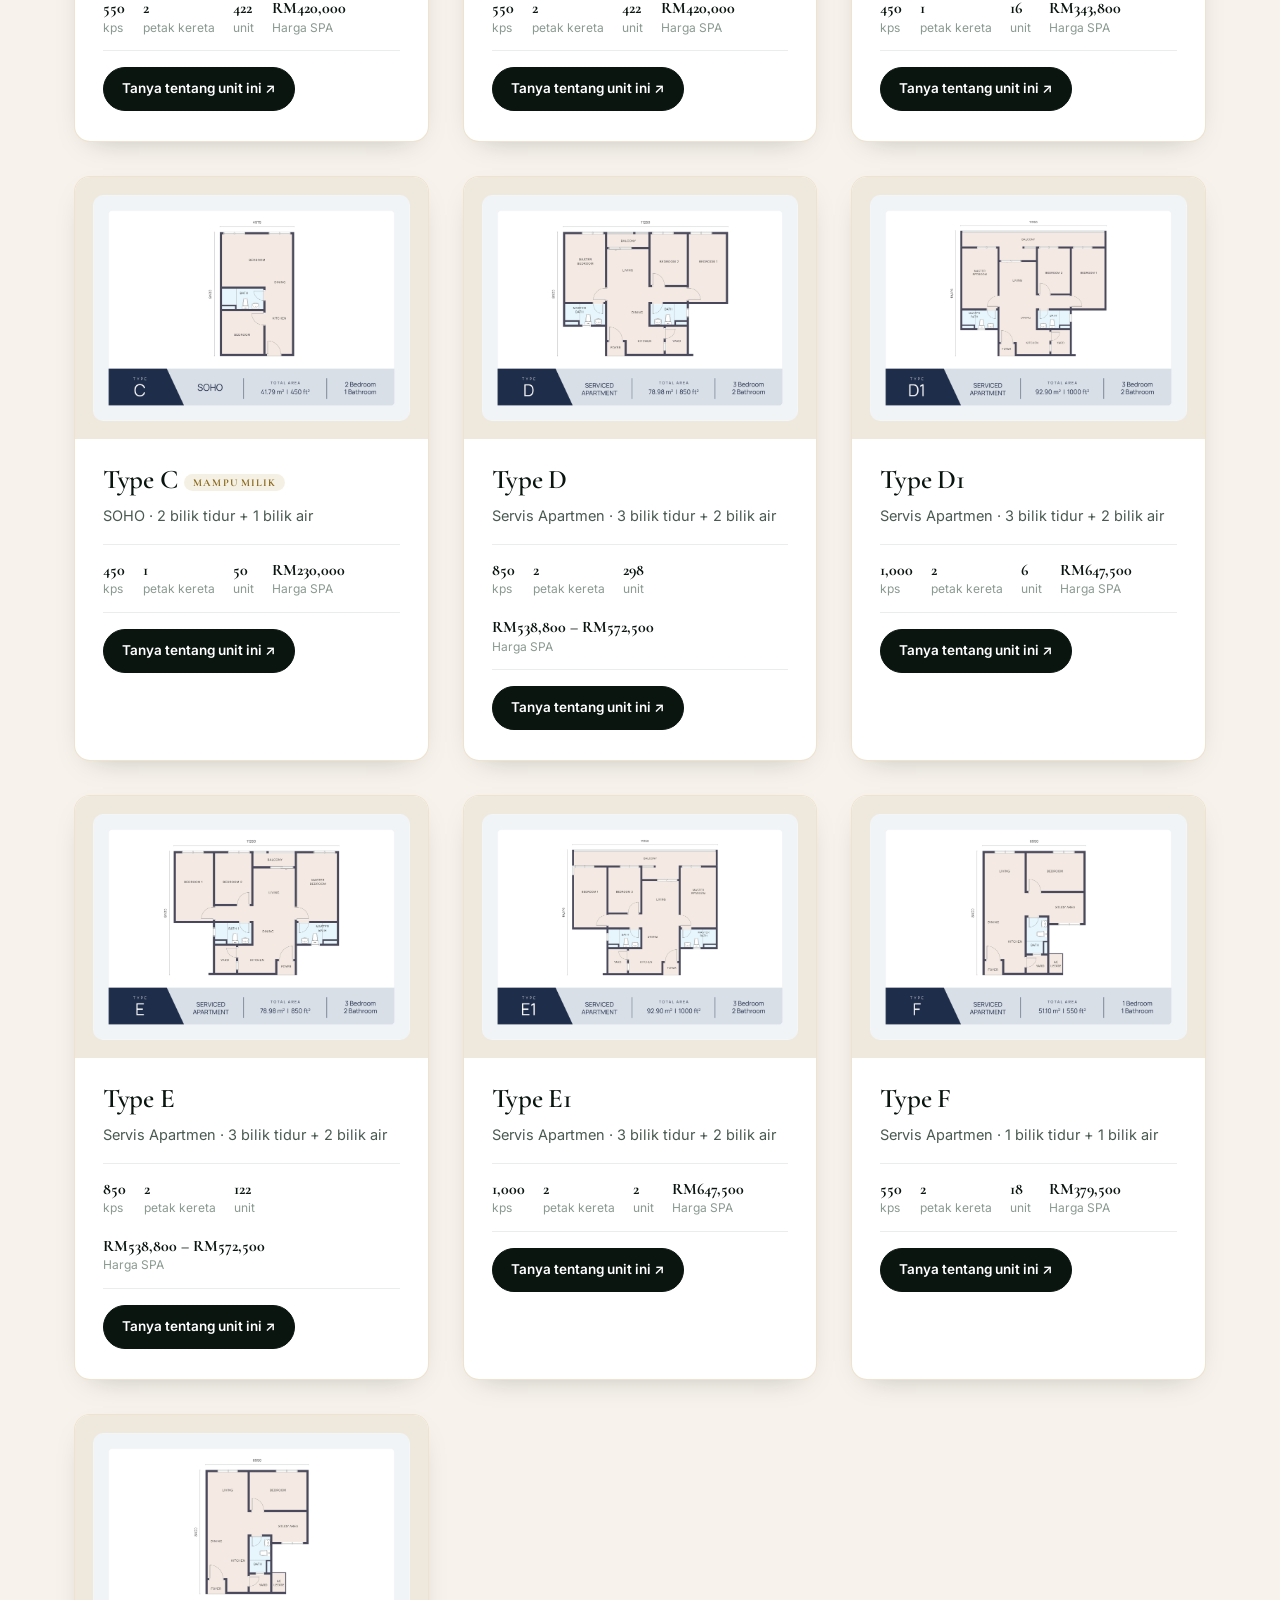
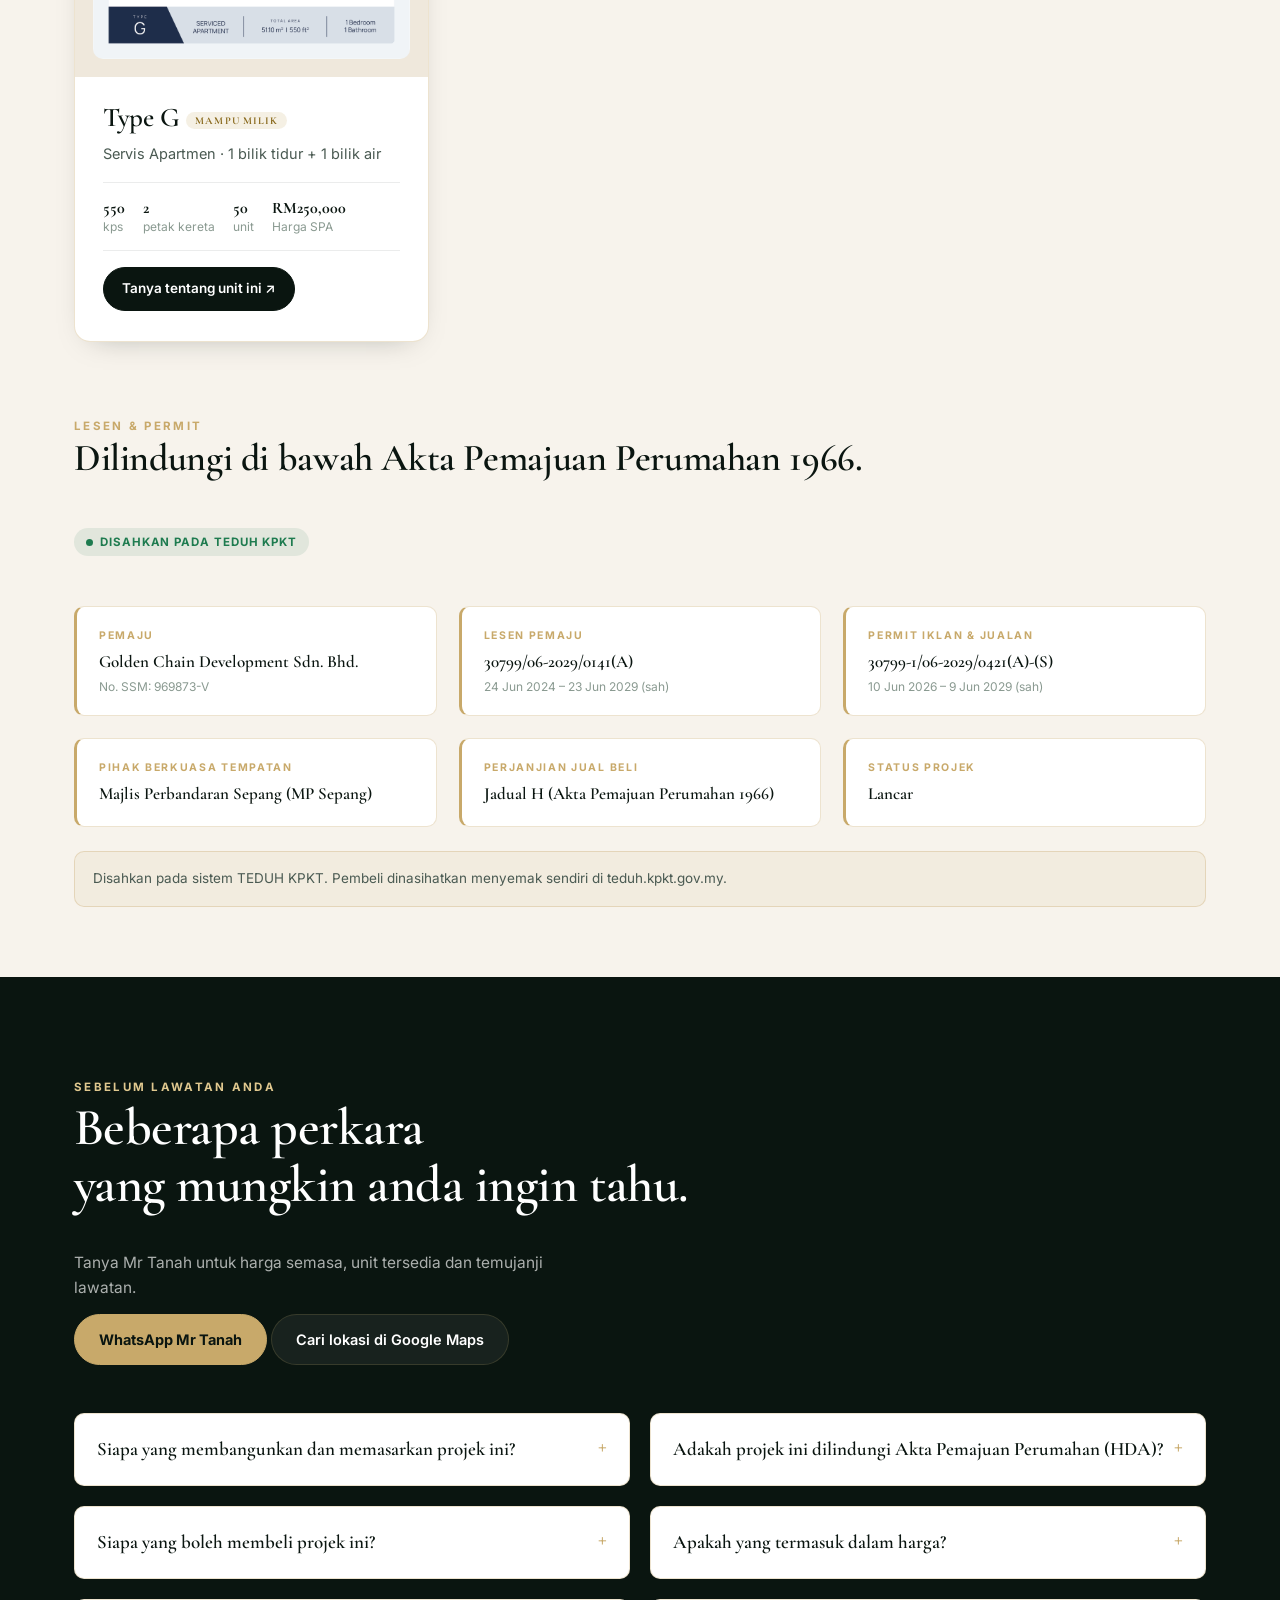
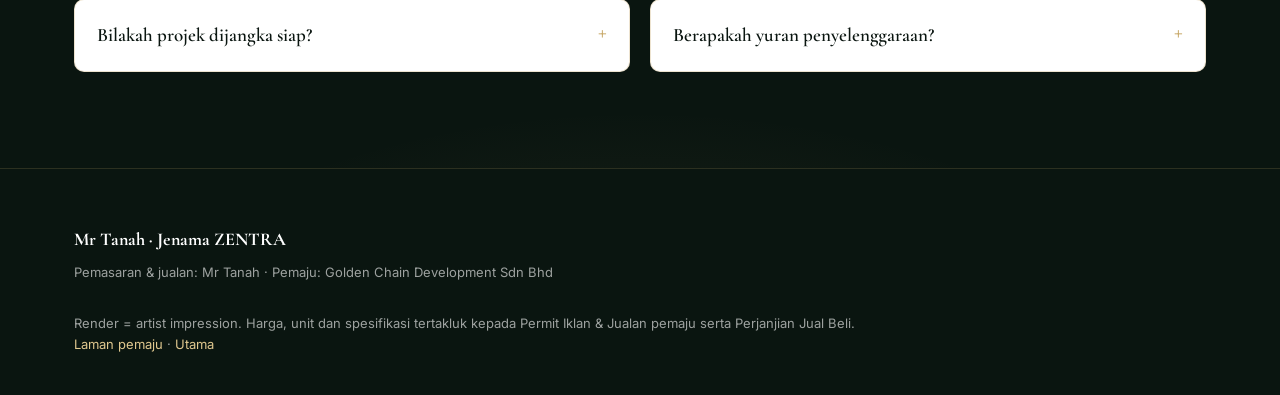
<file: project.html>
<!DOCTYPE html>
<html lang="ms-MY">
<head>
<meta charset="UTF-8">
<meta name="viewport" content="width=device-width,initial-scale=1">
<title>Residensi Armani Putra: Jenis Unit &amp; Pelan | Mr Tanah</title>
<meta name="description" content="Maklumat projek, 10 pelan lantai dan lesen/permit Residensi Armani Putra, Dengkil. Dibangunkan oleh Golden Chain Development; dipasarkan oleh Mr Tanah, jenama ZENTRA.">
<meta name="robots" content="noindex,nofollow">
<meta name="theme-color" content="#0A1510">
<link rel="canonical" href="https://armani.project.zentrapropertygroup.com/project.html">
<meta property="og:type" content="article">
<meta property="og:site_name" content="Mr Tanah · A ZENTRA brand">
<meta property="og:locale" content="ms_MY">
<meta property="og:title" content="Residensi Armani Putra: Jenis Unit &amp; Pelan | Mr Tanah">
<meta property="og:url" content="https://armani.project.zentrapropertygroup.com/project.html">
<link rel="icon" href="data:image/svg+xml,<svg xmlns='http://www.w3.org/2000/svg' viewBox='0 0 100 100'><rect width='100' height='100' rx='22' fill='%230A1510'/><text x='50' y='70' font-size='58' font-family='Georgia,serif' fill='%23C8A96A' text-anchor='middle'>A</text></svg>">
<link rel="preconnect" href="https://fonts.googleapis.com">
<link rel="preconnect" href="https://fonts.gstatic.com" crossorigin>
<link href="https://fonts.googleapis.com/css2?family=Cormorant+Garamond:ital,wght@0,400;0,600;0,700;1,400;1,600&family=Inter:wght@400;500;600;700;800&display=swap" rel="stylesheet">
<link rel="stylesheet" href="assets/style.css?v=arm1">
</head>
<body data-page="project">
<a class="skip" href="#main" data-i18n="skip">Langkau ke kandungan</a>

<header class="header">
  <div class="wrap">
    <a class="brand" href="index.html">Mr Tanah<small data-i18n="brandParent">JENAMA ZENTRA</small></a>
    <nav aria-label="Navigasi utama">
      <a href="index.html" data-i18n="crumb">Utama</a>
      <a href="#layouts" data-i18n="navTypes">Jenis Unit</a>
      <a href="#permit" data-i18n="footPermit">Lesen &amp; permit</a>
      <a href="#faq" data-i18n="footFaq">Soalan &amp; jawapan</a>
      <a href="index.html#enquire" data-i18n="navEnquire">Hubungi</a>
    </nav>
    <div class="lang" role="group" aria-label="Language">
      <button type="button" data-lang="bm" aria-pressed="true">BM</button>
      <button type="button" data-lang="en" aria-pressed="false">EN</button>
    </div>
    <span class="developer" data-i18n="developedBy">Dibangunkan oleh <b>Golden Chain Development</b></span>
    <button class="menu-btn" aria-label="Menu" aria-expanded="false">☰</button>
  </div>
</header>

<main id="main">

  <section class="project-head">
    <div class="wrap">
      <div class="crumb"><a href="index.html" data-i18n="crumb">Utama</a> / <span data-i18n="crumbCurrent">Residensi Armani Putra</span></div>
      <span class="eyebrow" data-i18n="dEyebrow">Dibangunkan oleh Golden Chain Development · Dipasarkan oleh Mr Tanah</span>
      <h1 data-i18n="dHead">Terokai Residensi Armani Putra.</h1>
      <p class="lead" data-i18n="dLead">Sepuluh susun atur. Satu komuniti menegak.</p>
      <dl class="details" id="facts"></dl>
      <p class="small" data-i18n="dSource">Sumber: Sales Kit rasmi Residensi Armani Putra, disemak 6 Oktober 2026. Sahkan keluasan dan spesifikasi sebenar setiap unit.</p>
    </div>
  </section>

  <section class="section tight" id="layouts" style="padding-top:0">
    <div class="wrap">
      <div class="section-head">
        <div>
          <span class="eyebrow" data-i18n="typesEyebrow">10 susun atur</span>
          <h2 data-i18n="layoutHead">Lihat pelan dengan lebih dekat.</h2>
        </div>
        <p class="small" data-i18n="layoutNote">Klik mana-mana pelan untuk melihat saiz penuh. Sahkan dimensi, spesifikasi dan unit sebenar yang ditawarkan dengan Mr Tanah.</p>
      </div>
      <div class="layout-grid" id="layout-grid"></div>
    </div>
  </section>

  <section class="section tight" id="permit" style="padding-top:0">
    <div class="wrap">
      <div class="section-head">
        <div>
          <span class="eyebrow" data-i18n="permitHead">Lesen &amp; permit</span>
          <h2 style="font-size:clamp(26px,3.4vw,38px)" data-i18n="permitTitle">Dilindungi di bawah Akta Pemajuan Perumahan 1966.</h2>
        </div>
      </div>
      <span class="permit-badge" data-i18n="permitVerified">Disahkan pada TEDUH KPKT</span>
      <dl class="permit" id="permit-cards"></dl>
      <p class="permit-note" data-i18n="permitNote">Disahkan pada sistem TEDUH KPKT. Pembeli dinasihatkan menyemak sendiri di teduh.kpkt.gov.my.</p>
    </div>
  </section>

  <section class="section dark glow" id="faq">
    <div class="wrap">
      <div class="section-head">
        <div>
          <span class="eyebrow" data-i18n="faqEyebrow">Sebelum lawatan anda</span>
          <h2 data-i18n="faqHead">Beberapa perkara<br>yang mungkin anda ingin tahu.</h2>
        </div>
        <div>
          <p data-i18n="faqBody">Tanya Mr Tanah untuk harga semasa, unit tersedia dan temujanji lawatan.</p>
          <p style="margin-top:14px">
            <a class="btn gold contact" href="#" data-i18n="enqBtn">WhatsApp Mr Tanah ↗</a>
            <a class="btn ghost-dark" href="https://www.google.com/maps/search/?api=1&amp;query=2.894202,101.698647" target="_blank" rel="noopener noreferrer" data-i18n="faqMap">Cari lokasi di Google Maps ↗</a>
          </p>
        </div>
      </div>
      <div class="faq" id="faq-list"></div>
    </div>
  </section>

</main>

<footer>
  <div class="wrap">
    <div>
      <strong data-i18n="footBrand">Mr Tanah · Jenama ZENTRA</strong>
      <span data-i18n="footRoles">Pemasaran &amp; jualan: Mr Tanah · Pemaju: Golden Chain Development Sdn Bhd</span>
    </div>
    <div>
      <span data-i18n="footNote">Maklumat projek tertakluk kepada pengesahan pemaju.</span><br>
      <a href="https://www.residensiarmaniputra.com/" target="_blank" rel="noopener noreferrer" data-i18n="footSrc">Laman pemaju ↗</a> ·
      <a href="index.html" data-i18n="crumb">Utama</a>
    </div>
  </div>
</footer>

<div class="mobile-bar">
  <a href="#layouts" data-i18n="navTypes">Jenis Unit</a>
  <a href="index.html#enquire" class="contact" data-i18n="mobEnq">Hubungi Mr Tanah</a>
</div>

<dialog id="plan-dialog" aria-labelledby="plan-title">
  <div class="modal-head" style="background:var(--forest)">
    <h2 id="plan-title" data-i18n="dialogTitle">Pelan lantai</h2>
    <button class="close" aria-label="Close" data-i18n-aria="dialogClose">×</button>
  </div>
  <img id="plan-img" alt="">
  <div class="modal-foot" style="background:var(--forest)">
    <span data-i18n="dialogFoot">Klik di luar untuk menutup</span>
    <a id="plan-external" target="_blank" rel="noopener noreferrer" data-i18n="dialogOpen">Buka pelan dalam tab baharu ↗</a>
  </div>
</dialog>

<script defer src="data/project.js?v=arm1"></script>
<script defer src="assets/app.js?v=arm1"></script>
</body>
</html>
</file>
<file: assets/style.css>
/* ============================================================
   Mr Tanah × TERRA Residences — landing microsite
   Palet jenama Mr Tanah: forest green + gold + cream
   ============================================================ */
:root{
  --forest:#0A1510;
  --forest-2:#102d27;
  --forest-3:#173d33;
  --gold:#C8A96A;
  --gold-soft:#E0C88F;
  --cream:#F7F3EC;
  --cream-2:#EFE8DC;
  --paper:#FFFFFF;
  --ink:#16241E;
  --body:#4A5A52;
  --muted:#8A9A91;
  --hair:rgba(200,169,106,.32);
  --hair-dark:rgba(200,169,106,.18);
  --radius:16px;
  --radius-sm:10px;
  --radius-lg:26px;
  --shadow:0 18px 50px -22px rgba(10,21,16,.42);
  --shadow-soft:0 10px 30px -18px rgba(10,21,16,.35);
  --font-body:'Inter',system-ui,-apple-system,'Segoe UI',sans-serif;
  --font-display:'Cormorant Garamond',Georgia,'Times New Roman',serif;
  --wrap:1180px;
}
*{box-sizing:border-box;margin:0;padding:0}
html{scroll-behavior:smooth;-webkit-text-size-adjust:100%}
body{
  font-family:var(--font-body);color:var(--ink);background:var(--cream);
  line-height:1.62;font-size:16px;overflow-x:hidden;
  -webkit-font-smoothing:antialiased;
}
img{max-width:100%;display:block}
a{color:inherit;text-decoration:none}
button{font-family:inherit;cursor:pointer}
.wrap{max-width:var(--wrap);margin:0 auto;padding:0 24px}
.skip{position:absolute;left:-9999px;top:0;background:var(--forest);color:#fff;padding:12px 20px;z-index:2000;border-radius:0 0 8px 0}
.skip:focus{left:0}

/* ---------- Header ---------- */
.header{position:sticky;top:0;z-index:900;background:rgba(247,243,236,.86);backdrop-filter:blur(14px);
  border-bottom:1px solid rgba(10,21,16,.08);transition:box-shadow .25s}
.header.scrolled{box-shadow:0 8px 30px -20px rgba(10,21,16,.5)}
.header .wrap{display:flex;align-items:center;gap:26px;height:70px}
.brand{font-family:var(--font-display);font-weight:700;font-size:23px;letter-spacing:.2px;color:var(--forest);
  display:flex;flex-direction:column;line-height:1.05}
.brand small{font-family:var(--font-body);font-size:9.5px;font-weight:700;letter-spacing:.22em;color:var(--gold);margin-top:3px}
.header nav{display:flex;gap:4px;margin-left:auto}
.header nav a{padding:9px 15px;border-radius:100px;font-size:14.5px;font-weight:500;color:var(--body);transition:.2s}
.header nav a:hover{color:var(--forest);background:rgba(200,169,106,.14)}
.developer{font-size:12.5px;color:var(--muted);white-space:nowrap}
.developer b{color:var(--forest)}
.lang{display:flex;align-items:center;border:1px solid var(--hair);border-radius:100px;overflow:hidden;background:rgba(255,255,255,.6)}
.lang button{border:0;background:transparent;padding:6px 11px;font-size:11.5px;font-weight:700;letter-spacing:.06em;color:var(--muted);transition:.2s}
.lang button.on{background:var(--forest);color:#fff}
.menu-btn{display:none;border:1px solid var(--hair);background:rgba(255,255,255,.6);border-radius:10px;
  width:42px;height:38px;font-size:19px;color:var(--forest);line-height:1}

/* ---------- Buttons ---------- */
.btn{display:inline-flex;align-items:center;gap:8px;padding:13px 24px;border-radius:100px;font-size:14.5px;
  font-weight:600;border:1px solid var(--hair);color:var(--forest);background:rgba(255,255,255,.7);
  transition:transform .18s,box-shadow .18s,background .18s,border-color .18s;white-space:nowrap}
.btn:hover{transform:translateY(-2px);box-shadow:var(--shadow-soft);border-color:var(--gold)}
.btn.primary{background:var(--forest);color:#fff;border-color:var(--forest)}
.btn.primary:hover{background:var(--forest-3)}
.btn.gold{background:var(--gold);color:var(--forest);border-color:var(--gold);font-weight:700}
.btn.gold:hover{background:var(--gold-soft)}
.btn.ghost-dark{border-color:var(--hair-dark);color:#fff;background:rgba(255,255,255,.06)}
.btn.ghost-dark:hover{background:rgba(200,169,106,.16);border-color:var(--gold)}
.actions{display:flex;gap:12px;flex-wrap:wrap}

/* ---------- Shared section bits ---------- */
.section{padding:96px 0}
.section.tight{padding:70px 0}
.eyebrow{display:inline-block;font-size:11.5px;font-weight:700;letter-spacing:.2em;text-transform:uppercase;color:var(--gold)}
.section-head{display:flex;justify-content:space-between;align-items:flex-end;gap:36px;margin-bottom:48px;flex-wrap:wrap}
.section-head p{max-width:520px;color:var(--body);font-size:15.5px}
h1,h2,h3,h4{font-family:var(--font-display);font-weight:600;line-height:1.1;color:var(--forest);letter-spacing:-.01em}
h1{font-size:clamp(44px,7vw,82px)}
h2{font-size:clamp(32px,4.6vw,52px)}
h3{font-size:clamp(21px,2.4vw,27px)}
.small{font-size:13.5px;color:var(--muted);line-height:1.6}
.dark{background:var(--forest);color:#fff}
.dark h1,.dark h2,.dark h3{color:#fff}
.dark .eyebrow{color:var(--gold-soft)}
.dark .small,.dark p{color:rgba(255,255,255,.66)}
.glow{position:relative;overflow:hidden}
.glow::before{content:"";position:absolute;inset:auto -10% -60% -10%;height:70%;
  background:radial-gradient(ellipse at 50% 100%,rgba(200,169,106,.22),transparent 68%);pointer-events:none}

/* ---------- Hero ---------- */
.hero{padding:70px 0 96px;position:relative;background:
  radial-gradient(ellipse at 82% 12%,rgba(200,169,106,.16),transparent 55%),var(--cream)}
.hero .wrap{display:grid;grid-template-columns:1.02fr 1fr;gap:64px;align-items:center}
.hero h1{margin:16px 0 18px}
.hero h1 span{display:block;font-size:.52em;letter-spacing:.06em;color:var(--gold);font-style:italic;margin-top:2px}
.hero .lead{font-size:clamp(19px,2.2vw,25px);color:var(--body);font-family:var(--font-display);font-style:italic;margin-bottom:14px}
.hero .small{margin-bottom:26px}
.stats{display:flex;gap:34px;margin-top:38px;flex-wrap:wrap;padding-top:26px;border-top:1px solid rgba(10,21,16,.1)}
.stats div{font-size:12.5px;color:var(--muted);line-height:1.45}
.stats b{display:block;font-family:var(--font-display);font-size:22px;color:var(--forest);font-weight:700;margin-bottom:2px}
.hero-photo{position:relative;border-radius:var(--radius-lg);overflow:hidden;box-shadow:var(--shadow);aspect-ratio:4/5}
.hero-photo img{width:100%;height:100%;object-fit:cover}
.hero-photo .caption{position:absolute;left:0;right:0;bottom:0;padding:16px 20px;font-size:12px;color:#fff;
  background:linear-gradient(transparent,rgba(10,21,16,.85))}
.badge-360{position:absolute;top:18px;right:18px;width:56px;height:56px;border-radius:50%;
  background:rgba(10,21,16,.72);border:1px solid var(--hair);color:var(--gold-soft);display:flex;
  align-items:center;justify-content:center;font-size:12px;font-weight:800;backdrop-filter:blur(6px);letter-spacing:.04em}

/* ---------- Tour cards ---------- */
.cards{display:grid;grid-template-columns:repeat(2,1fr);gap:26px}
.tour-card{background:rgba(255,255,255,.05);border:1px solid var(--hair-dark);border-radius:var(--radius);
  overflow:hidden;display:flex;flex-direction:column;position:relative;transition:transform .22s,border-color .22s,box-shadow .22s}
.tour-card:hover{transform:translateY(-5px);border-color:var(--gold);box-shadow:0 24px 60px -30px rgba(200,169,106,.6)}
.tour-card img{aspect-ratio:16/10;object-fit:cover;width:100%;height:auto}
.card-copy{padding:22px 22px 26px;display:flex;flex-direction:column;gap:9px;flex:1}
.card-copy h3{font-size:21px;color:#fff}
.card-copy p{font-size:14px;color:rgba(255,255,255,.62);flex:1}
.card-copy .btn{align-self:flex-start;margin-top:6px}
.vr-note{margin-top:26px;max-width:720px}

/* ---------- Split / about ---------- */
.split{display:grid;grid-template-columns:1.15fr .85fr;gap:56px;align-items:center}
.split h2{margin:12px 0 18px}
.split p{color:var(--body);margin-bottom:14px}
.panel{background:var(--paper);border:1px solid var(--hair);border-radius:var(--radius);padding:34px;box-shadow:var(--shadow-soft)}
.panel h3{margin:10px 0 12px}
.panel p{color:var(--body);font-size:15px}
.panel .small{margin-top:16px;padding-top:16px;border-top:1px solid rgba(10,21,16,.08)}

/* ---------- Gallery ---------- */
.gallery{display:grid;grid-template-columns:repeat(4,1fr);grid-auto-rows:210px;gap:16px}
.gallery figure{position:relative;border-radius:var(--radius-sm);overflow:hidden;height:100%;background:var(--forest-2)}
.gallery figure.wide{grid-column:span 2}
.gallery img{width:100%;height:100%;object-fit:cover;transition:transform .5s}
.gallery figure:hover img{transform:scale(1.05)}
.gallery figcaption{position:absolute;left:0;right:0;bottom:0;padding:14px 16px;font-size:11.5px;color:#fff;
  background:linear-gradient(transparent,rgba(10,21,16,.82))}

/* ---------- Enquire ---------- */
.wa-note{margin-top:20px;font-size:13px;color:rgba(255,255,255,.5)}

/* ---------- Enquire + borang daftar minat ---------- */
.enquire{text-align:center}
.enquire h2{margin:14px auto 18px;max-width:16ch}
.enquire p{max-width:600px;margin:0 auto 30px;color:rgba(255,255,255,.7)}
.enquire .actions{justify-content:center}
.enq-grid{display:grid;grid-template-columns:1fr minmax(0,480px);gap:52px;align-items:start;text-align:left}
.enq-copy{margin-top:6px}
.enq-copy h2{margin-left:0;margin-right:0}
.enq-copy p{margin-left:0;margin-right:0}
.enq-copy .actions{justify-content:flex-start}
.enq-form-card{background:#fff;border-radius:var(--radius);padding:30px 28px 26px;box-shadow:var(--shadow-soft);text-align:left}
.enq-form-card h3{font-size:23px;color:var(--forest);margin-bottom:6px}
.form-sub{font-size:13.5px;color:var(--muted);margin:0 0 20px;max-width:none}
.field{margin-bottom:15px}
.field>label,.field legend{display:block;font-size:12px;font-weight:700;letter-spacing:.04em;
  text-transform:uppercase;color:var(--forest);margin-bottom:7px}
.field input[type=text],.field input[type=tel],.field input[type=email],.field select{
  width:100%;padding:11px 13px;border:1px solid rgba(10,21,16,.16);border-radius:var(--radius-sm);
  font-family:var(--font);font-size:14.5px;color:var(--forest);background:#fff;transition:border-color .18s,box-shadow .18s}
.field input:focus,.field select:focus{outline:none;border-color:var(--gold);box-shadow:0 0 0 3px rgba(200,169,106,.18)}
.field.invalid input,.field.invalid select{border-color:#C0392B}
.field .err{display:none;font-size:12px;color:#C0392B;margin-top:5px}
.field.invalid .err{display:block}
.field-units{border:0;padding:0;margin:0 0 15px}
.units{display:grid;grid-template-columns:1fr 1fr;gap:8px}
.units .u{display:flex;align-items:center;gap:9px;padding:10px 12px;border:1px solid rgba(10,21,16,.16);
  border-radius:var(--radius-sm);font-size:14px;color:var(--forest);cursor:pointer;transition:all .18s}
.units .u:hover{border-color:var(--gold);background:rgba(200,169,106,.07)}
.units .u input{margin:0;accent-color:var(--gold);width:16px;height:16px}
.field-check{margin-bottom:15px}
.chk{display:flex;gap:10px;align-items:flex-start;font-size:12.5px;line-height:1.55;
  color:var(--muted);text-transform:none;letter-spacing:0;font-weight:400;margin-bottom:0}
.chk input{margin:2px 0 0;flex:0 0 auto;accent-color:var(--gold);width:16px;height:16px}
.chk b{color:var(--forest)}
.hp{position:absolute;left:-9999px;width:1px;height:1px;overflow:hidden}
.submit{width:100%;justify-content:center;margin-top:4px}
.form-status{margin:12px 0 0;font-size:13.5px;line-height:1.5;display:none}
.form-status.show{display:block}
.form-status.ok{color:#1E7B4F}
.form-status.bad{color:#C0392B}
@media(max-width:900px){
  .enq-grid{grid-template-columns:1fr;gap:34px}
  .enq-form-card{padding:24px 20px 22px}
  .units{grid-template-columns:1fr}
}

/* ---------- Footer ---------- */
footer{background:var(--forest);color:rgba(255,255,255,.6);padding:56px 0 40px;border-top:1px solid var(--hair-dark)}
footer .wrap{display:flex;justify-content:space-between;gap:30px;flex-wrap:wrap;font-size:13px}
footer strong{color:#fff;font-family:var(--font-display);font-size:18px;display:block;margin-bottom:8px}
footer a{color:var(--gold-soft);border-bottom:1px solid transparent;transition:.2s}
footer a:hover{border-color:var(--gold-soft)}

/* ---------- Mobile bar ---------- */
.mobile-bar{display:none;position:fixed;bottom:0;left:0;right:0;z-index:880;background:rgba(10,21,16,.94);
  backdrop-filter:blur(12px);border-top:1px solid var(--hair-dark);padding:10px 12px;gap:10px}
.mobile-bar a{flex:1;text-align:center;padding:12px;border-radius:100px;font-size:13.5px;font-weight:600;color:#fff;border:1px solid var(--hair-dark)}
.mobile-bar a:last-child{background:var(--gold);color:var(--forest);border-color:var(--gold);font-weight:700}

/* ---------- Project page ---------- */
.project-head{padding:60px 0 54px;background:radial-gradient(ellipse at 20% 0%,rgba(200,169,106,.14),transparent 55%),var(--cream)}
.crumb{font-size:13px;color:var(--muted);margin-bottom:18px}
.crumb a{color:var(--gold)}
.project-head h1{margin:12px 0 14px;font-size:clamp(38px,5.4vw,64px)}
.project-head .lead{font-family:var(--font-display);font-style:italic;font-size:clamp(19px,2.4vw,26px);color:var(--body);margin-bottom:32px}
.details{display:grid;grid-template-columns:repeat(auto-fit,minmax(180px,1fr));gap:24px;margin:0 0 22px;
  padding:28px 0;border-top:1px solid rgba(10,21,16,.1);border-bottom:1px solid rgba(10,21,16,.1)}
.details dt{font-size:11px;font-weight:700;letter-spacing:.16em;text-transform:uppercase;color:var(--gold);margin-bottom:6px}
.details dd{font-family:var(--font-display);font-size:20px;color:var(--forest);font-weight:600}
.layout-grid{display:grid;grid-template-columns:repeat(auto-fit,minmax(340px,1fr));gap:34px}
.layout-card{background:var(--paper);border:1px solid var(--hair);border-radius:var(--radius);overflow:hidden;box-shadow:var(--shadow-soft);display:flex;flex-direction:column}
.layout-card .plan{background:var(--cream-2);padding:18px}
.layout-card .plan img{width:100%;border-radius:var(--radius-sm);cursor:zoom-in}
.layout-body{padding:26px 28px 30px}
.layout-body h3{margin-bottom:8px}
.layout-body p{color:var(--body);font-size:14.5px;margin-bottom:16px}
.layout-actions{display:flex;gap:10px;flex-wrap:wrap}
.layout-actions .btn{padding:10px 18px;font-size:13.5px}
.layout-note{margin-top:26px}

/* ---------- FAQ ---------- */
.faq{display:grid;grid-template-columns:repeat(2,1fr);gap:20px;margin-top:44px}
.faq details{background:var(--paper);border:1px solid var(--hair);border-radius:var(--radius-sm);padding:20px 22px;transition:border-color .2s}
.faq details[open]{border-color:var(--gold)}
.faq summary{font-family:var(--font-display);font-size:19px;font-weight:600;color:var(--forest);cursor:pointer;list-style:none}
.faq summary::-webkit-details-marker{display:none}
.faq summary::after{content:"+";float:right;color:var(--gold);font-size:22px;line-height:1}
.faq details[open] summary::after{content:"–"}
.faq p{margin-top:12px;color:var(--body);font-size:14.5px}

/* ---------- Dialog ---------- */
dialog#tour-dialog{border:0;padding:0;border-radius:var(--radius);width:min(1100px,94vw);max-height:92vh;
  background:var(--forest);color:#fff;box-shadow:0 40px 100px -30px rgba(0,0,0,.7);overflow:hidden}
dialog#tour-dialog::backdrop{background:rgba(6,14,11,.72);backdrop-filter:blur(4px)}
.modal-head{display:flex;align-items:center;justify-content:space-between;padding:16px 22px;border-bottom:1px solid var(--hair-dark)}
.modal-head h2{font-size:21px;color:#fff}
.close{border:1px solid var(--hair-dark);background:transparent;color:#fff;width:38px;height:38px;border-radius:50%;font-size:20px;line-height:1}
.close:hover{border-color:var(--gold);color:var(--gold)}
.tour-switch{display:flex;gap:8px;padding:14px 22px;flex-wrap:wrap;border-bottom:1px solid var(--hair-dark)}
.tour-switch button{padding:8px 16px;border-radius:100px;font-size:12.5px;font-weight:600;border:1px solid var(--hair-dark);
  background:transparent;color:rgba(255,255,255,.6);transition:.2s}
.tour-switch button:hover{border-color:var(--gold);color:#fff}
.tour-switch button[aria-pressed="true"]{background:rgba(200,169,106,.18);border-color:var(--gold);color:var(--gold)}
.frame{position:relative;width:100%;height:min(64vh,620px);background:#000}
.frame iframe{position:absolute;inset:0;width:100%;height:100%;border:0}
.modal-foot{display:flex;justify-content:space-between;align-items:center;gap:16px;padding:14px 22px;font-size:12.5px;color:rgba(255,255,255,.55);flex-wrap:wrap}
.modal-foot a{color:var(--gold-soft)}

/* ---------- Lightbox ---------- */
dialog#plan-dialog{border:0;padding:0;border-radius:var(--radius);width:min(1200px,96vw);background:#fff;overflow:hidden}
dialog#plan-dialog::backdrop{background:rgba(6,14,11,.8)}
dialog#plan-dialog img{width:100%;height:auto;max-height:86vh;object-fit:contain;background:#fff}
dialog#plan-dialog .close{position:absolute;top:12px;right:12px;background:rgba(10,21,16,.8);border-color:transparent}

/* ---------- Reveal ---------- */
.reveal{opacity:0;transform:translateY(24px);transition:opacity .7s ease,transform .7s ease}
.reveal.in{opacity:1;transform:none}

/* ---------- Responsive ---------- */
@media(max-width:960px){
  .hero .wrap{grid-template-columns:1fr;gap:38px}
  .hero-photo{aspect-ratio:16/11;order:-1}
  .cards{grid-template-columns:1fr}
  .split{grid-template-columns:1fr;gap:34px}
  .gallery{grid-template-columns:repeat(2,1fr);grid-auto-rows:190px}
  .gallery figure.wide{grid-column:span 2}
  .layout-grid{grid-template-columns:1fr}
  .faq{grid-template-columns:1fr}
  .section{padding:66px 0}
}
@media(max-width:760px){
  .header nav{display:none;position:absolute;top:70px;left:0;right:0;background:rgba(247,243,236,.98);
    flex-direction:column;padding:12px;gap:2px;border-bottom:1px solid rgba(10,21,16,.1);box-shadow:var(--shadow)}
  .header nav.open{display:flex}
  .header nav a{padding:13px 16px;border-radius:10px}
  .menu-btn{display:block;margin-left:auto}
  .developer{display:none}
  .mobile-bar{display:flex}
  body{padding-bottom:66px}
  .section-head{margin-bottom:34px}
  .stats{gap:22px}
  h1{font-size:clamp(40px,11vw,60px)}
  .hero{padding:34px 0 66px}
  .frame{height:min(56vh,440px)}
}

/* ============================================================
   Tambahan untuk Residensi Armani Putra
   ============================================================ */

/* ---------- Lesen & permit (pematuhan APDL) ---------- */
.permit{display:grid;grid-template-columns:repeat(3,1fr);gap:22px;margin-top:34px}
@media(max-width:900px){.permit{grid-template-columns:repeat(2,1fr)}}
@media(max-width:600px){.permit{grid-template-columns:1fr}}
.permit-card{background:var(--paper);border:1px solid var(--hair);border-left:3px solid var(--gold);
  border-radius:var(--radius-sm);padding:20px 22px}
.permit-card dt{font-size:10.5px;font-weight:700;letter-spacing:.16em;text-transform:uppercase;color:var(--gold);margin-bottom:7px}
.permit-card dd{font-family:var(--font-display);font-size:17px;color:var(--forest);font-weight:600;line-height:1.35;word-break:break-word}
.permit-card dd small{display:block;font-family:var(--font-body);font-size:12px;font-weight:400;color:var(--muted);margin-top:5px}
.permit-note{margin-top:24px;padding:16px 18px;background:rgba(200,169,106,.09);border-radius:var(--radius-sm);
  border:1px solid var(--hair);font-size:13.5px;color:var(--body)}
.permit-badge{display:inline-flex;align-items:center;gap:7px;font-size:11.5px;font-weight:700;letter-spacing:.08em;
  text-transform:uppercase;color:#1E7B4F;background:rgba(30,123,79,.1);padding:5px 12px;border-radius:100px;margin-bottom:16px}
.permit-badge::before{content:"";width:7px;height:7px;border-radius:50%;background:#1E7B4F}
.reserved{display:inline-block;margin-top:14px;font-size:12.5px;font-weight:600;color:#8A6A1E;
  background:rgba(200,169,106,.16);border:1px solid var(--hair);padding:7px 14px;border-radius:100px}

/* ---------- Kad jenis unit (laman utama) ---------- */
.type-strip{display:grid;grid-template-columns:repeat(auto-fit,minmax(215px,1fr));gap:20px}
.type-card{background:var(--paper);border:1px solid var(--hair);border-radius:var(--radius);overflow:hidden;
  display:flex;flex-direction:column;transition:transform .2s,border-color .2s,box-shadow .2s}
.type-card:hover{transform:translateY(-4px);border-color:var(--gold);box-shadow:var(--shadow-soft)}
.type-card .plan{background:var(--cream-2);padding:14px}
.type-card .plan img{width:100%;border-radius:var(--radius-sm)}
.type-card .body{padding:18px 20px 22px;display:flex;flex-direction:column;gap:6px;flex:1}
.type-card .body h3{font-size:19px;margin-bottom:2px}
.type-card .meta{font-size:13px;color:var(--body)}
.type-card .price{font-family:var(--font-display);font-size:19px;font-weight:700;color:var(--forest);margin-top:auto;padding-top:12px}
.type-card .price small{display:block;font-family:var(--font-body);font-size:11px;font-weight:600;
  letter-spacing:.12em;text-transform:uppercase;color:var(--gold);margin-bottom:2px}
.tag-mampu{display:inline-block;font-size:10.5px;font-weight:700;letter-spacing:.1em;text-transform:uppercase;
  color:#8A6A1E;background:rgba(200,169,106,.18);padding:3px 9px;border-radius:100px;margin-left:7px;vertical-align:2px}
.layout-card .head{display:flex;align-items:flex-start;justify-content:space-between;gap:14px;margin-bottom:10px}
.layout-card .head h3{margin:0}
.layout-spec{display:flex;gap:18px;flex-wrap:wrap;margin:0 0 16px;padding:14px 0;
  border-top:1px solid rgba(10,21,16,.08);border-bottom:1px solid rgba(10,21,16,.08)}
.layout-spec div{font-size:12px;color:var(--muted);line-height:1.4}
.layout-spec b{display:block;font-family:var(--font-display);font-size:16px;color:var(--forest);font-weight:700}
</file>
